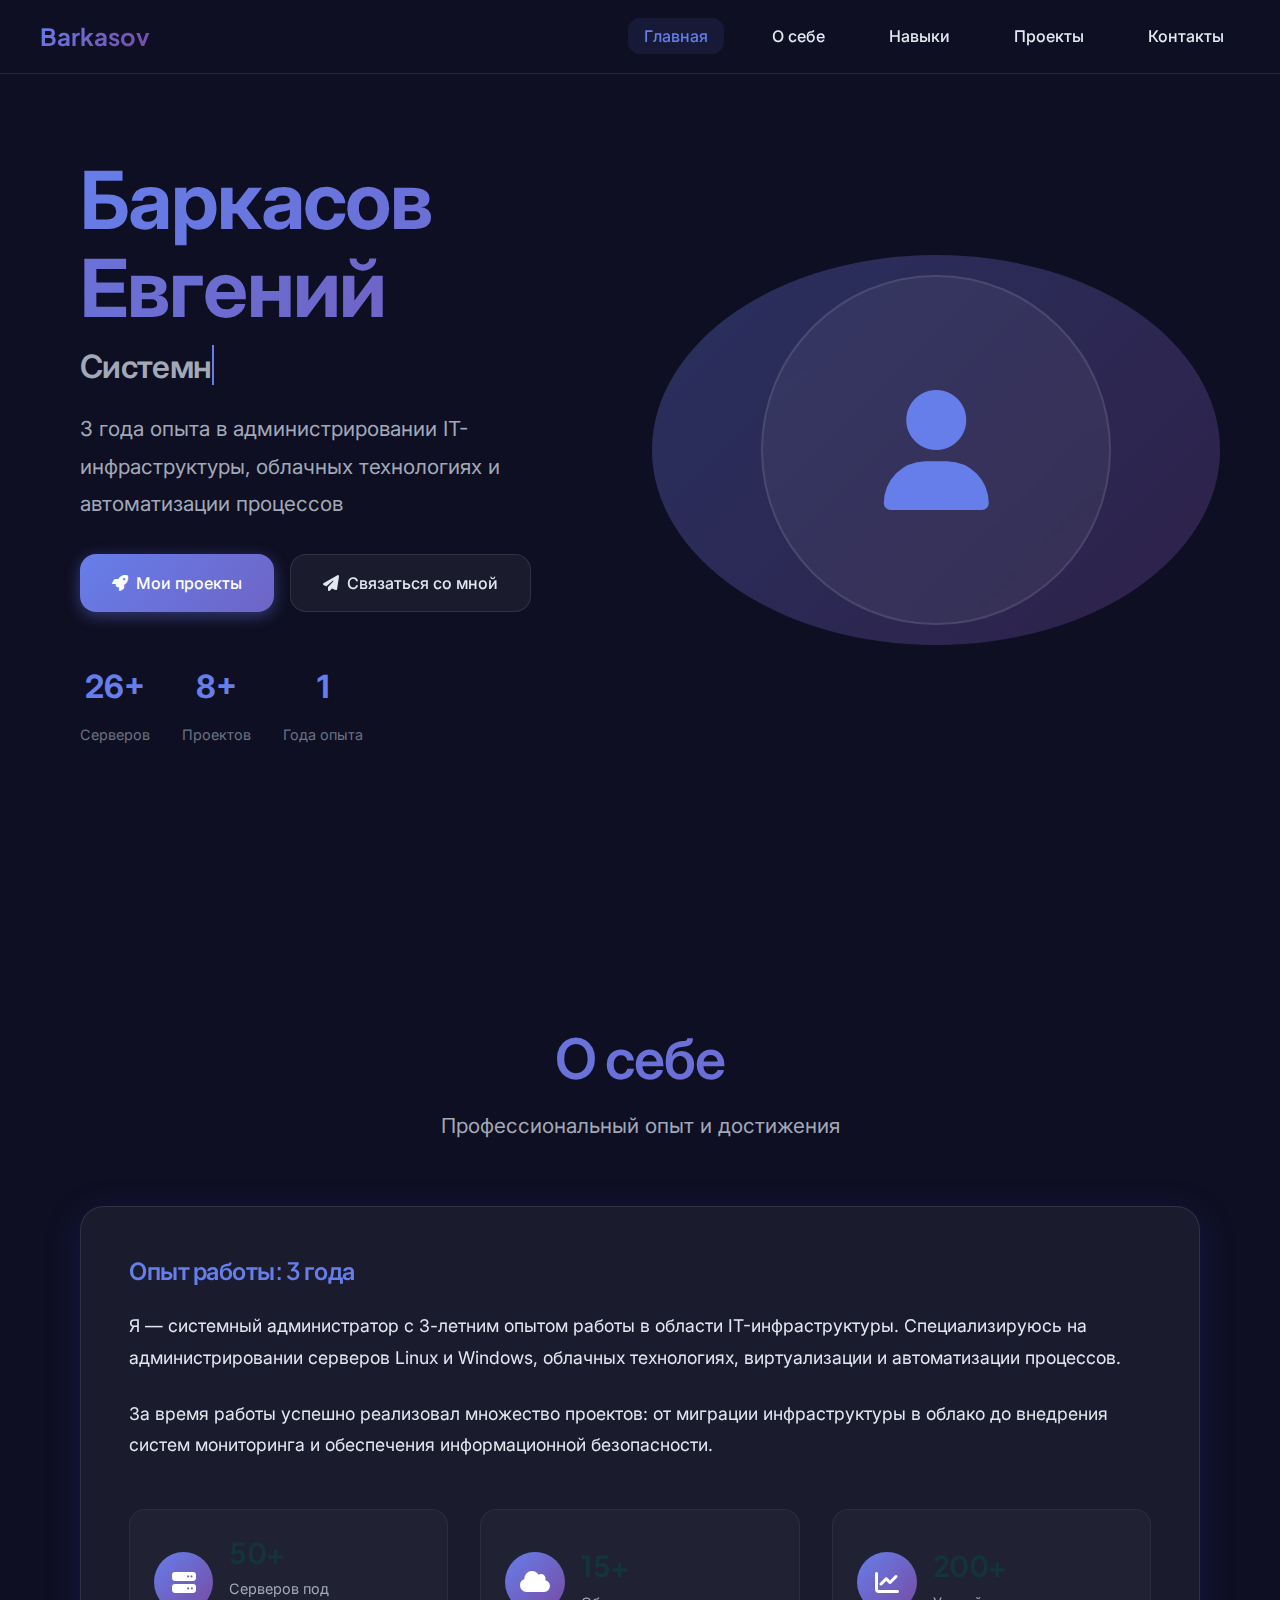
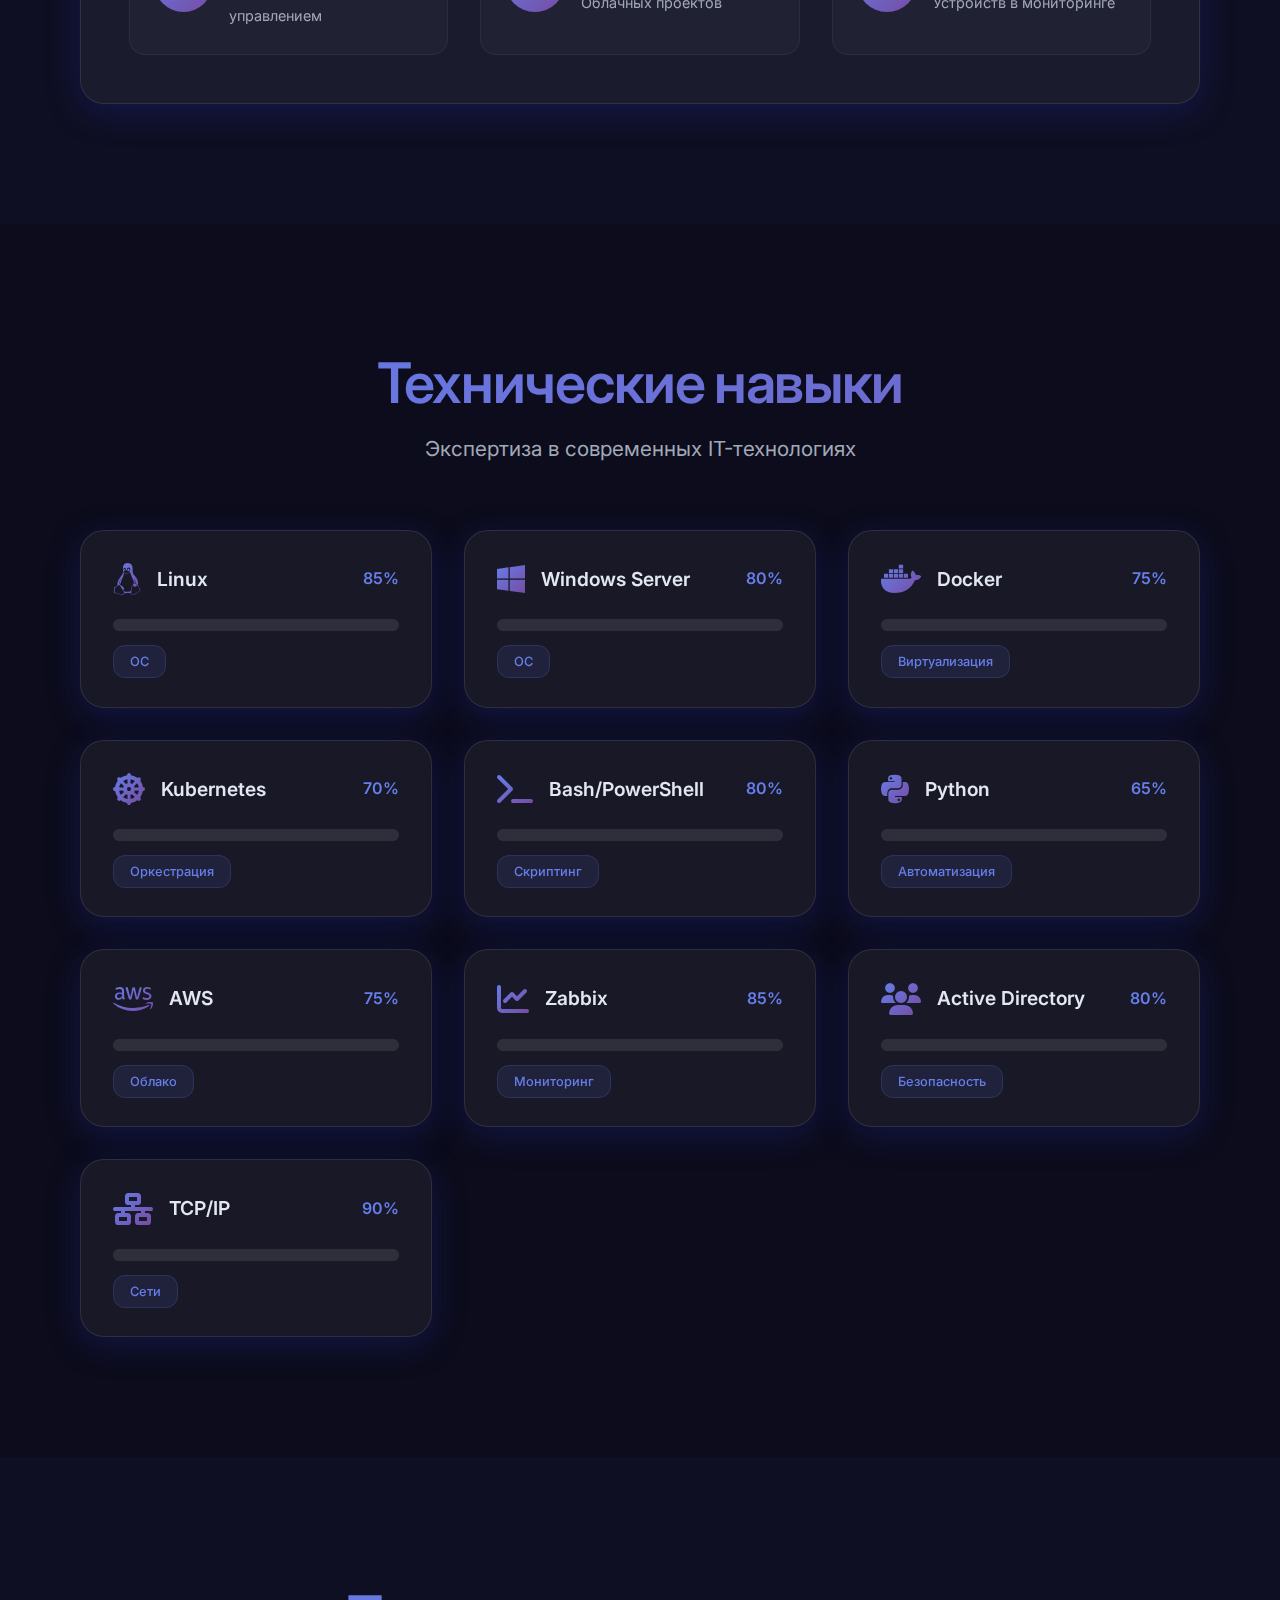
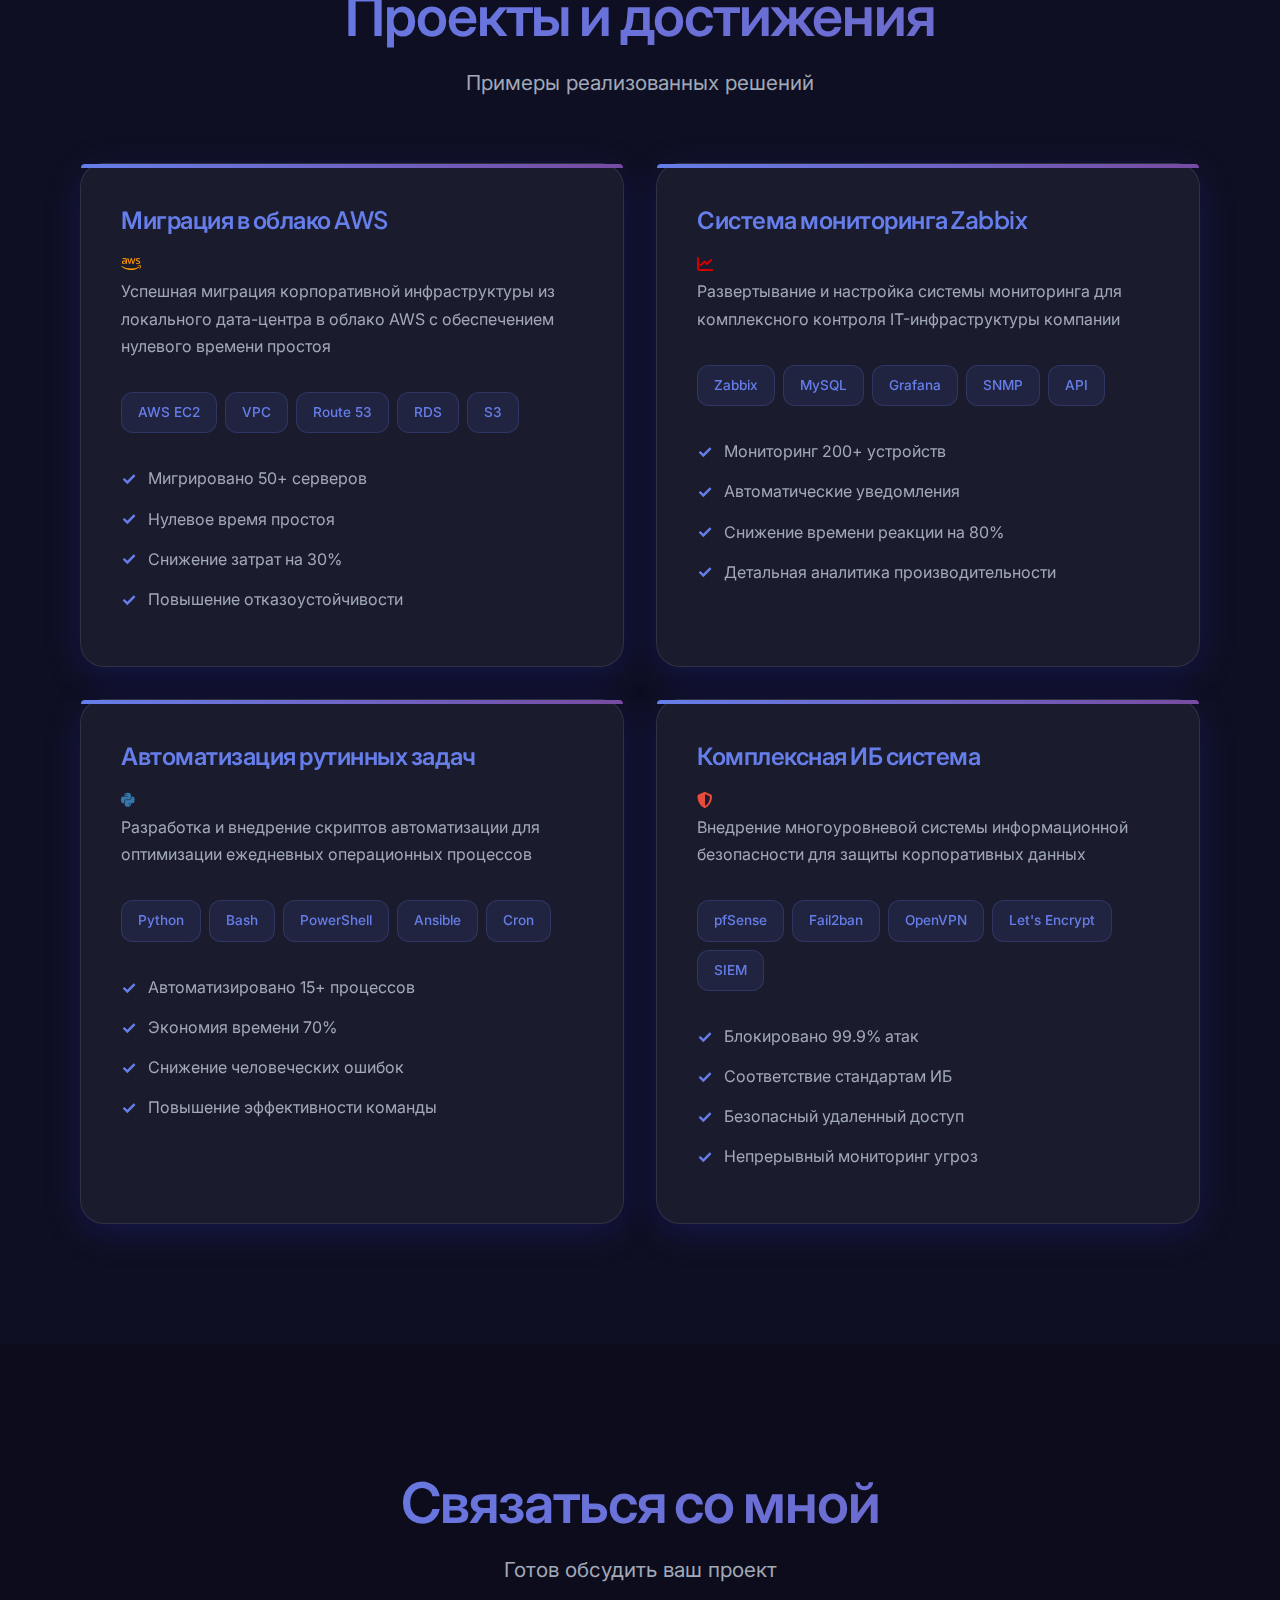
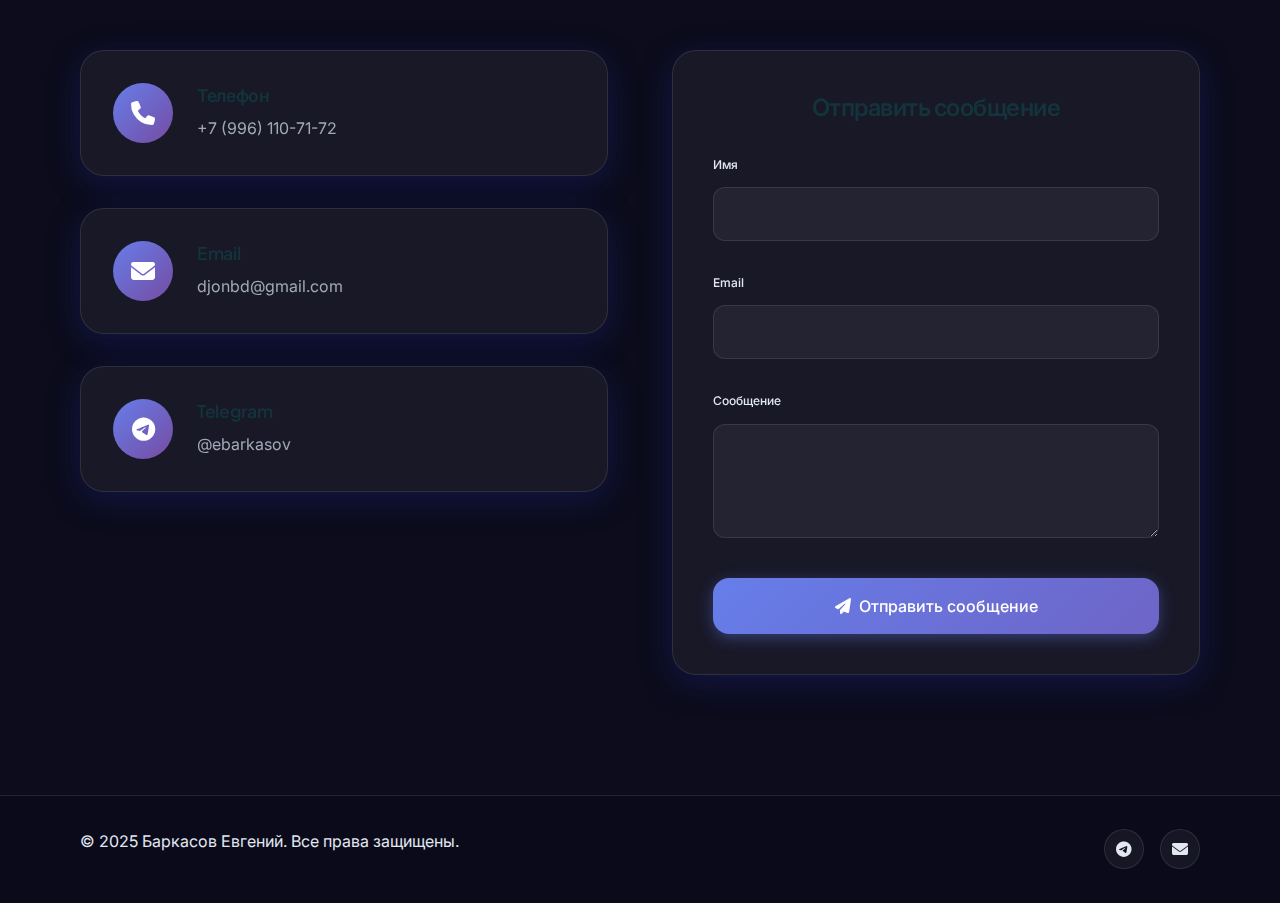
<file: index.html>
<!DOCTYPE html>
<html lang="ru">
<head>
    <meta charset="UTF-8">
    <meta name="viewport" content="width=device-width, initial-scale=1.0">
    <title>Баркасов Евгений - Системный администратор</title>
    <link rel="preconnect" href="https://fonts.googleapis.com">
    <link rel="preconnect" href="https://fonts.gstatic.com" crossorigin>
    <link href="https://fonts.googleapis.com/css2?family=Inter:wght@300;400;500;600;700&family=Plus+Jakarta+Sans:wght@300;400;500;600;700&display=swap" rel="stylesheet">
    <link rel="stylesheet" href="style.css">
    <link rel="stylesheet" href="https://cdnjs.cloudflare.com/ajax/libs/font-awesome/6.4.0/css/all.min.css">
</head>
<body>
    <!-- Animated Background -->
    <div class="animated-bg" id="animatedBg">
        <div class="particle"></div>
        <div class="particle"></div>
        <div class="particle"></div>
        <div class="particle"></div>
        <div class="particle"></div>
    </div>

    <!-- Header -->
    <header class="header">
        <nav class="nav container">
            <div class="nav-logo">
                <span class="logo-text">Barkasov</span>
            </div>
            <ul class="nav-menu" id="navMenu">
                <li><a href="#hero" class="nav-link">Главная</a></li>
                <li><a href="#about" class="nav-link">О себе</a></li>
                <li><a href="#skills" class="nav-link">Навыки</a></li>
                <li><a href="#projects" class="nav-link">Проекты</a></li>
                <li><a href="#contact" class="nav-link">Контакты</a></li>
            </ul>
            <div class="nav-toggle" id="navToggle">
                <i class="fas fa-bars"></i>
            </div>
        </nav>
    </header>

    <!-- Hero Section -->
    <section id="hero" class="hero">
        <div class="container">
            <div class="hero-content">
                <div class="hero-text">
                    <h1 class="hero-title">
                        <span class="gradient-text">Баркасов Евгений</span>
                    </h1>
                    <h2 class="hero-subtitle">
                        <span class="typing-text" id="typingText"></span>
                    </h2>
                    <p class="hero-description">3 года опыта в администрировании IT-инфраструктуры, облачных технологиях и автоматизации процессов</p>
                    <div class="hero-buttons">
                        <a href="#projects" class="btn btn--primary btn--gradient">
                            <i class="fas fa-rocket"></i>
                            Мои проекты
                        </a>
                        <a href="#contact" class="btn btn--glass">
                            <i class="fas fa-paper-plane"></i>
                            Связаться со мной
                        </a>
                    </div>
                    <div class="hero-stats">
                        <div class="stat-item">
                            <div class="stat-number">50+</div>
                            <div class="stat-label">Серверов</div>
                        </div>
                        <div class="stat-item">
                            <div class="stat-number">15+</div>
                            <div class="stat-label">Проектов</div>
                        </div>
                        <div class="stat-item">
                            <div class="stat-number">3</div>
                            <div class="stat-label">Года опыта</div>
                        </div>
                    </div>
                </div>
                <div class="hero-image">
                    <div class="profile-container">
                        <div class="profile-placeholder">
                            <i class="fas fa-user"></i>
                        </div>
                        <div class="profile-glow"></div>
                    </div>
                </div>
            </div>
        </div>
    </section>

    <!-- About Section -->
    <section id="about" class="about">
        <div class="container">
            <div class="section-header">
                <h2 class="section-title gradient-text">О себе</h2>
                <p class="section-subtitle">Профессиональный опыт и достижения</p>
            </div>
            <div class="about-content">
                <div class="glass-card about-card">
                    <div class="about-text">
                        <h3>Опыт работы: 3 года</h3>
                        <p>Я — системный администратор с 3-летним опытом работы в области IT-инфраструктуры. Специализируюсь на администрировании серверов Linux и Windows, облачных технологиях, виртуализации и автоматизации процессов.</p>
                        <p>За время работы успешно реализовал множество проектов: от миграции инфраструктуры в облако до внедрения систем мониторинга и обеспечения информационной безопасности.</p>
                    </div>
                    <div class="about-highlights">
                        <div class="highlight-item">
                            <div class="highlight-icon">
                                <i class="fas fa-server"></i>
                            </div>
                            <div class="highlight-content">
                                <h4>50+</h4>
                                <span>Серверов под управлением</span>
                            </div>
                        </div>
                        <div class="highlight-item">
                            <div class="highlight-icon">
                                <i class="fas fa-cloud"></i>
                            </div>
                            <div class="highlight-content">
                                <h4>15+</h4>
                                <span>Облачных проектов</span>
                            </div>
                        </div>
                        <div class="highlight-item">
                            <div class="highlight-icon">
                                <i class="fas fa-chart-line"></i>
                            </div>
                            <div class="highlight-content">
                                <h4>200+</h4>
                                <span>Устройств в мониторинге</span>
                            </div>
                        </div>
                    </div>
                </div>
            </div>
        </div>
    </section>

    <!-- Skills Section -->
    <section id="skills" class="skills">
        <div class="container">
            <div class="section-header">
                <h2 class="section-title gradient-text">Технические навыки</h2>
                <p class="section-subtitle">Экспертиза в современных IT-технологиях</p>
            </div>
            <div class="skills-grid" id="skillsGrid">
                <!-- Skills will be loaded by JavaScript -->
            </div>
        </div>
    </section>

    <!-- Projects Section -->
    <section id="projects" class="projects">
        <div class="container">
            <div class="section-header">
                <h2 class="section-title gradient-text">Проекты и достижения</h2>
                <p class="section-subtitle">Примеры реализованных решений</p>
            </div>
            <div class="projects-grid" id="projectsGrid">
                <!-- Projects will be loaded by JavaScript -->
            </div>
        </div>
    </section>

    <!-- Contact Section -->
    <section id="contact" class="contact">
        <div class="container">
            <div class="section-header">
                <h2 class="section-title gradient-text">Связаться со мной</h2>
                <p class="section-subtitle">Готов обсудить ваш проект</p>
            </div>
            <div class="contact-content">
                <div class="contact-info">
                    <div class="glass-card contact-item">
                        <div class="contact-icon">
                            <i class="fas fa-phone"></i>
                        </div>
                        <div class="contact-details">
                            <h4>Телефон</h4>
                            <a href="tel:+79961107172">+7 (996) 110-71-72</a>
                        </div>
                    </div>
                    <div class="glass-card contact-item">
                        <div class="contact-icon">
                            <i class="fas fa-envelope"></i>
                        </div>
                        <div class="contact-details">
                            <h4>Email</h4>
                            <a href="mailto:djonbd@gmail.com">djonbd@gmail.com</a>
                        </div>
                    </div>
                    <div class="glass-card contact-item">
                        <div class="contact-icon">
                            <i class="fab fa-telegram"></i>
                        </div>
                        <div class="contact-details">
                            <h4>Telegram</h4>
                            <a href="https://t.me/ebarkasov" target="_blank">@ebarkasov</a>
                        </div>
                    </div>
                </div>
                <div class="contact-form-container">
                    <div class="glass-card">
                        <form class="contact-form" id="contactForm">
                            <h3>Отправить сообщение</h3>
                            <div class="form-group">
                                <label for="name" class="form-label">Имя</label>
                                <input type="text" id="name" name="name" class="form-input" required>
                            </div>
                            <div class="form-group">
                                <label for="email" class="form-label">Email</label>
                                <input type="email" id="email" name="email" class="form-input" required>
                            </div>
                            <div class="form-group">
                                <label for="message" class="form-label">Сообщение</label>
                                <textarea id="message" name="message" rows="4" class="form-input" required></textarea>
                            </div>
                            <button type="submit" class="btn btn--primary btn--gradient btn--full-width">
                                <i class="fas fa-paper-plane"></i>
                                Отправить сообщение
                            </button>
                        </form>
                    </div>
                </div>
            </div>
        </div>
    </section>

    <!-- Footer -->
    <footer class="footer">
        <div class="container">
            <div class="footer-content">
                <p>&copy; 2025 Баркасов Евгений. Все права защищены.</p>
                <div class="footer-socials">
                    <a href="https://t.me/ebarkasov" target="_blank" class="social-link">
                        <i class="fab fa-telegram"></i>
                    </a>
                    <a href="mailto:djonbd@gmail.com" class="social-link">
                        <i class="fas fa-envelope"></i>
                    </a>
                </div>
            </div>
        </div>
    </footer>

    <script src="app.js"></script>
</body>
</html>
</file>
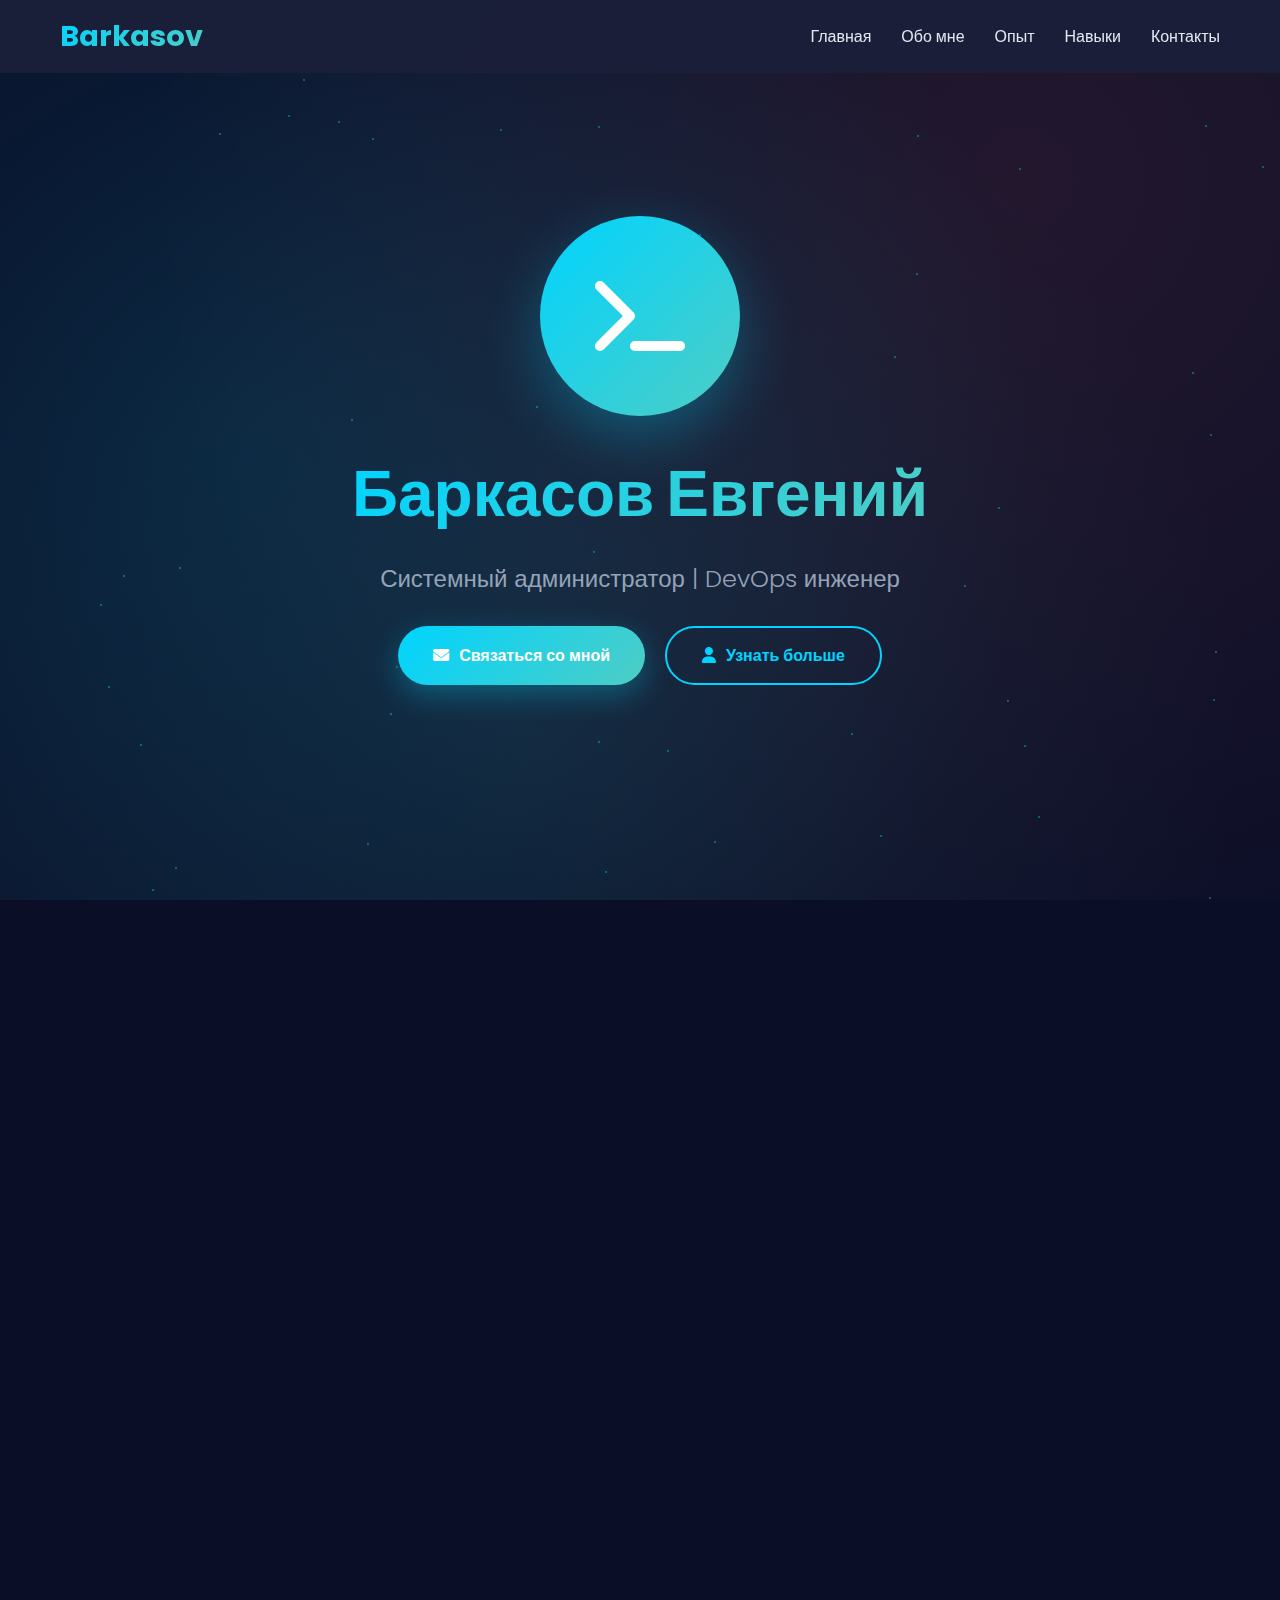
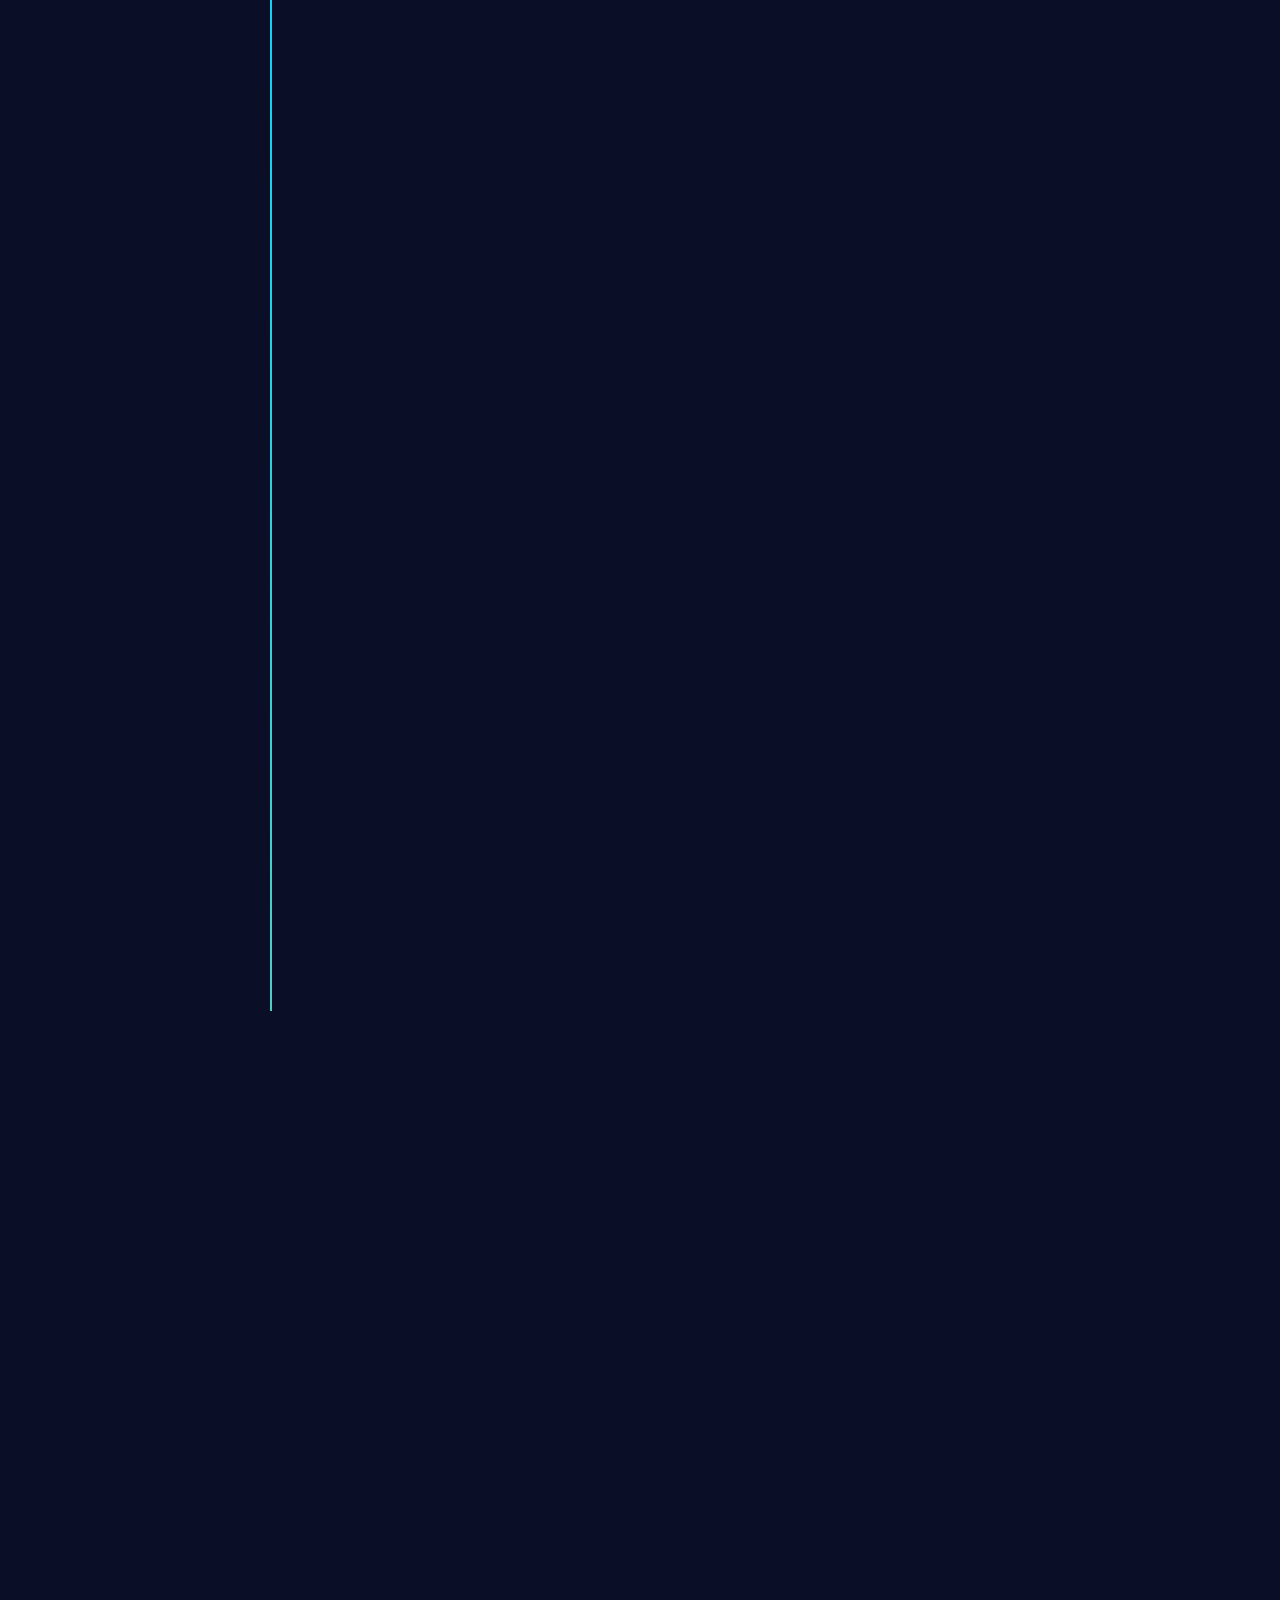
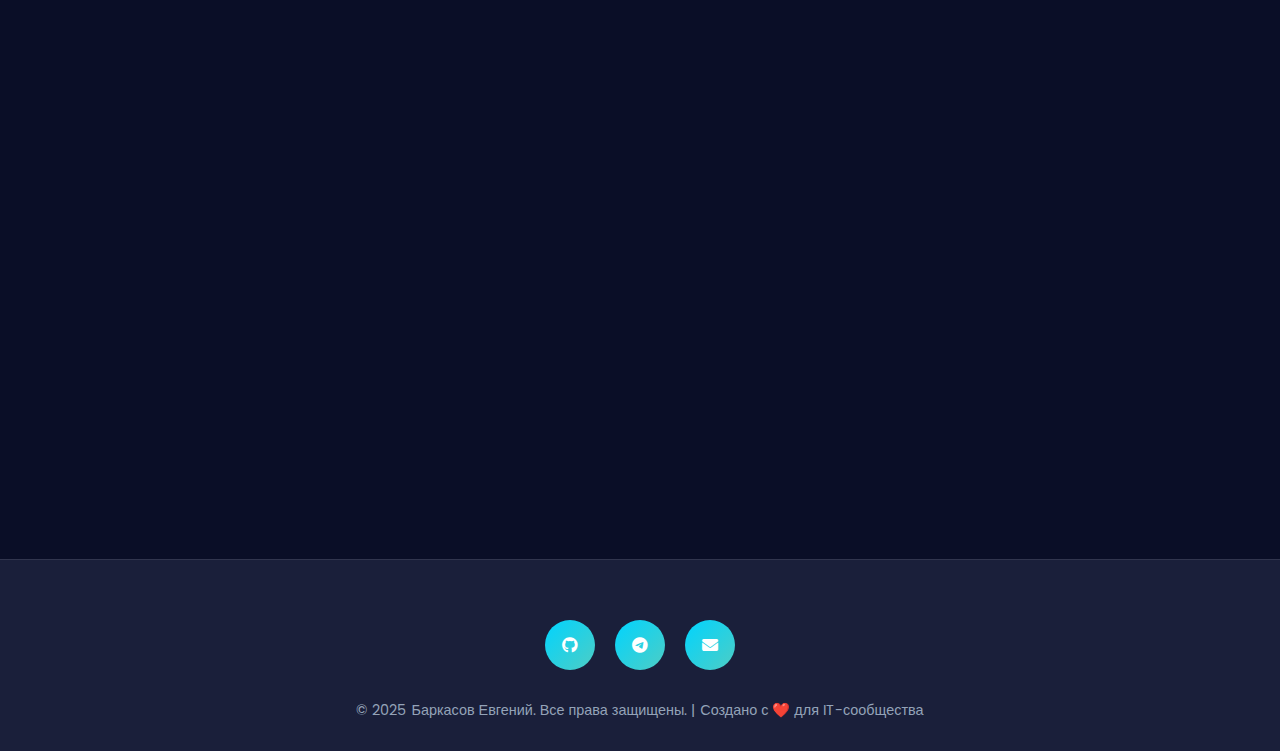
<file: index1.html>
<!DOCTYPE html>
<html lang="ru">
<head>
    <meta charset="UTF-8">
    <meta name="viewport" content="width=device-width, initial-scale=1.0">
    <title>Баркасов Евгений - Системный администратор | Портфолио</title>
    <link rel="preconnect" href="https://fonts.googleapis.com">
    <link rel="preconnect" href="https://fonts.gstatic.com" crossorigin>
    <link href="https://fonts.googleapis.com/css2?family=Poppins:wght@300;400;500;600;700;800&display=swap" rel="stylesheet">
    <link rel="stylesheet" href="https://cdnjs.cloudflare.com/ajax/libs/font-awesome/6.4.0/css/all.min.css">
    <style>
        :root {
            --primary-color: #00d4ff;
            --secondary-color: #ff6b6b;
            --accent-color: #4ecdc4;
            --dark-bg: #0a0e27;
            --dark-card: #1a1f3a;
            --text-light: #e2e8f0;
            --text-muted: #94a3b8;
            --gradient-primary: linear-gradient(135deg, #00d4ff 0%, #4ecdc4 100%);
            --gradient-secondary: linear-gradient(135deg, #ff6b6b 0%, #ffd93d 100%);
            --shadow-card: 0 10px 40px rgba(0, 212, 255, 0.1);
        }

        * {
            margin: 0;
            padding: 0;
            box-sizing: border-box;
        }

        body {
            font-family: 'Poppins', sans-serif;
            background: var(--dark-bg);
            color: var(--text-light);
            overflow-x: hidden;
        }

        /* Навигация */
        .navbar {
            position: fixed;
            top: 0;
            left: 0;
            right: 0;
            background: rgba(26, 31, 58, 0.95);
            backdrop-filter: blur(10px);
            z-index: 1000;
            padding: 15px 0;
            transition: all 0.3s ease;
        }

        .nav-container {
            max-width: 1200px;
            margin: 0 auto;
            display: flex;
            justify-content: space-between;
            align-items: center;
            padding: 0 20px;
        }

        .logo {
            font-size: 1.8rem;
            font-weight: 700;
            background: var(--gradient-primary);
            -webkit-background-clip: text;
            -webkit-text-fill-color: transparent;
            background-clip: text;
        }

        .nav-menu {
            display: flex;
            list-style: none;
            gap: 30px;
        }

        .nav-item a {
            color: var(--text-light);
            text-decoration: none;
            font-weight: 500;
            transition: color 0.3s ease;
            position: relative;
        }

        .nav-item a:hover {
            color: var(--primary-color);
        }

        .nav-item a::after {
            content: '';
            position: absolute;
            bottom: -5px;
            left: 0;
            width: 0;
            height: 2px;
            background: var(--gradient-primary);
            transition: width 0.3s ease;
        }

        .nav-item a:hover::after {
            width: 100%;
        }

        /* Главная секция */
        .hero {
            height: 100vh;
            display: flex;
            align-items: center;
            justify-content: center;
            position: relative;
            overflow: hidden;
        }

        .hero::before {
            content: '';
            position: absolute;
            top: 0;
            left: 0;
            right: 0;
            bottom: 0;
            background: 
                radial-gradient(circle at 20% 50%, rgba(0, 212, 255, 0.1) 0%, transparent 70%),
                radial-gradient(circle at 80% 20%, rgba(255, 107, 107, 0.1) 0%, transparent 70%),
                radial-gradient(circle at 40% 80%, rgba(78, 205, 196, 0.1) 0%, transparent 70%);
        }

        .hero-content {
            text-align: center;
            z-index: 2;
            max-width: 800px;
            padding: 0 20px;
        }

        .hero-avatar {
            width: 200px;
            height: 200px;
            border-radius: 50%;
            background: var(--gradient-primary);
            margin: 0 auto 30px;
            display: flex;
            align-items: center;
            justify-content: center;
            font-size: 80px;
            color: white;
            box-shadow: 0 20px 60px rgba(0, 212, 255, 0.3);
            animation: float 6s ease-in-out infinite;
        }

        @keyframes float {
            0%, 100% { transform: translateY(0px); }
            50% { transform: translateY(-20px); }
        }

        .hero h1 {
            font-size: 4rem;
            font-weight: 800;
            margin-bottom: 20px;
            background: var(--gradient-primary);
            -webkit-background-clip: text;
            -webkit-text-fill-color: transparent;
            background-clip: text;
        }

        .hero .subtitle {
            font-size: 1.5rem;
            color: var(--text-muted);
            margin-bottom: 30px;
            font-weight: 300;
        }

        .hero-buttons {
            display: flex;
            gap: 20px;
            justify-content: center;
            flex-wrap: wrap;
        }

        .btn {
            padding: 15px 35px;
            border: none;
            border-radius: 50px;
            font-weight: 600;
            text-decoration: none;
            transition: all 0.3s ease;
            cursor: pointer;
            font-size: 1rem;
            display: inline-flex;
            align-items: center;
            gap: 10px;
        }

        .btn-primary {
            background: var(--gradient-primary);
            color: white;
            box-shadow: 0 10px 30px rgba(0, 212, 255, 0.3);
        }

        .btn-outline {
            background: transparent;
            color: var(--primary-color);
            border: 2px solid var(--primary-color);
        }

        .btn:hover {
            transform: translateY(-3px);
        }

        /* Секции */
        .section {
            padding: 100px 0;
        }

        .container {
            max-width: 1200px;
            margin: 0 auto;
            padding: 0 20px;
        }

        .section-header {
            text-align: center;
            margin-bottom: 80px;
        }

        .section-title {
            font-size: 3rem;
            font-weight: 700;
            margin-bottom: 20px;
            background: var(--gradient-primary);
            -webkit-background-clip: text;
            -webkit-text-fill-color: transparent;
            background-clip: text;
        }

        .section-subtitle {
            font-size: 1.2rem;
            color: var(--text-muted);
            max-width: 600px;
            margin: 0 auto;
        }

        /* Карточки */
        .cards-grid {
            display: grid;
            grid-template-columns: repeat(auto-fit, minmax(320px, 1fr));
            gap: 30px;
            margin-top: 60px;
        }

        .card {
            background: var(--dark-card);
            border-radius: 20px;
            padding: 40px 30px;
            border: 1px solid rgba(255, 255, 255, 0.1);
            transition: all 0.3s ease;
            position: relative;
            overflow: hidden;
        }

        .card::before {
            content: '';
            position: absolute;
            top: 0;
            left: 0;
            right: 0;
            height: 4px;
            background: var(--gradient-primary);
            transform: scaleX(0);
            transition: transform 0.3s ease;
        }

        .card:hover {
            transform: translateY(-10px);
            box-shadow: var(--shadow-card);
            border-color: rgba(0, 212, 255, 0.3);
        }

        .card:hover::before {
            transform: scaleX(1);
        }

        .card-icon {
            width: 60px;
            height: 60px;
            border-radius: 15px;
            background: var(--gradient-primary);
            display: flex;
            align-items: center;
            justify-content: center;
            font-size: 24px;
            color: white;
            margin-bottom: 25px;
        }

        .card h3 {
            font-size: 1.5rem;
            font-weight: 600;
            margin-bottom: 15px;
        }

        .card p {
            color: var(--text-muted);
            line-height: 1.7;
        }

        /* Статистика */
        .stats-grid {
            display: grid;
            grid-template-columns: repeat(auto-fit, minmax(200px, 1fr));
            gap: 30px;
            margin: 60px 0;
        }

        .stat-item {
            text-align: center;
            padding: 30px;
            border-radius: 20px;
            background: var(--dark-card);
            border: 1px solid rgba(255, 255, 255, 0.1);
        }

        .stat-number {
            font-size: 3rem;
            font-weight: 800;
            background: var(--gradient-primary);
            -webkit-background-clip: text;
            -webkit-text-fill-color: transparent;
            background-clip: text;
            margin-bottom: 10px;
        }

        .stat-label {
            color: var(--text-muted);
            font-weight: 500;
        }

        /* Опыт работы */
        .experience-timeline {
            position: relative;
            max-width: 800px;
            margin: 0 auto;
        }

        .experience-timeline::before {
            content: '';
            position: absolute;
            left: 30px;
            top: 0;
            bottom: 0;
            width: 2px;
            background: var(--gradient-primary);
        }

        .timeline-item {
            margin-bottom: 50px;
            position: relative;
            padding-left: 80px;
        }

        .timeline-dot {
            position: absolute;
            left: 20px;
            top: 0;
            width: 20px;
            height: 20px;
            border-radius: 50%;
            background: var(--primary-color);
            box-shadow: 0 0 20px rgba(0, 212, 255, 0.5);
        }

        .timeline-content {
            background: var(--dark-card);
            padding: 30px;
            border-radius: 20px;
            border: 1px solid rgba(255, 255, 255, 0.1);
        }

        .timeline-header {
            display: flex;
            justify-content: space-between;
            align-items: flex-start;
            margin-bottom: 20px;
            flex-wrap: wrap;
            gap: 15px;
        }

        .job-title {
            font-size: 1.5rem;
            font-weight: 600;
            margin-bottom: 5px;
        }

        .company {
            color: var(--primary-color);
            font-weight: 500;
        }

        .period-badge {
            background: var(--gradient-primary);
            color: white;
            padding: 8px 20px;
            border-radius: 20px;
            font-size: 0.9rem;
            font-weight: 600;
        }

        .timeline-description {
            color: var(--text-muted);
            line-height: 1.7;
            margin-bottom: 20px;
        }

        .achievements {
            list-style: none;
            display: grid;
            gap: 10px;
        }

        .achievements li {
            display: flex;
            align-items: flex-start;
            gap: 12px;
            color: var(--text-muted);
        }

        .achievements li::before {
            content: '✦';
            color: var(--accent-color);
            font-weight: bold;
            margin-top: 2px;
        }

        /* Навыки */
        .skills-container {
            display: grid;
            grid-template-columns: repeat(auto-fit, minmax(300px, 1fr));
            gap: 40px;
        }

        .skill-category {
            background: var(--dark-card);
            padding: 40px 30px;
            border-radius: 20px;
            border: 1px solid rgba(255, 255, 255, 0.1);
            transition: all 0.3s ease;
        }

        .skill-category:hover {
            border-color: rgba(0, 212, 255, 0.3);
            box-shadow: var(--shadow-card);
        }

        .skill-header {
            display: flex;
            align-items: center;
            gap: 15px;
            margin-bottom: 25px;
        }

        .skill-header i {
            width: 50px;
            height: 50px;
            background: var(--gradient-primary);
            border-radius: 12px;
            display: flex;
            align-items: center;
            justify-content: center;
            font-size: 20px;
            color: white;
        }

        .skill-header h3 {
            font-size: 1.3rem;
            font-weight: 600;
        }

        .skill-items {
            display: flex;
            flex-wrap: wrap;
            gap: 12px;
        }

        .skill-tag {
            background: rgba(0, 212, 255, 0.1);
            color: var(--primary-color);
            padding: 8px 16px;
            border-radius: 25px;
            font-size: 0.9rem;
            font-weight: 500;
            border: 1px solid rgba(0, 212, 255, 0.2);
            transition: all 0.3s ease;
        }

        .skill-tag:hover {
            background: rgba(0, 212, 255, 0.2);
            transform: translateY(-2px);
        }

        /* Контакты */
        .contact-grid {
            display: grid;
            grid-template-columns: repeat(auto-fit, minmax(280px, 1fr));
            gap: 30px;
            max-width: 900px;
            margin: 0 auto;
        }

        .contact-card {
            background: var(--dark-card);
            padding: 40px 30px;
            border-radius: 20px;
            text-align: center;
            border: 1px solid rgba(255, 255, 255, 0.1);
            transition: all 0.3s ease;
        }

        .contact-card:hover {
            transform: translateY(-10px);
            box-shadow: var(--shadow-card);
            border-color: rgba(0, 212, 255, 0.3);
        }

        .contact-icon {
            width: 70px;
            height: 70px;
            background: var(--gradient-primary);
            border-radius: 50%;
            display: flex;
            align-items: center;
            justify-content: center;
            margin: 0 auto 25px;
            font-size: 28px;
            color: white;
        }

        .contact-card h3 {
            font-size: 1.3rem;
            font-weight: 600;
            margin-bottom: 10px;
        }

        .contact-card p {
            color: var(--text-muted);
            font-weight: 500;
        }

        /* Футер */
        .footer {
            background: var(--dark-card);
            padding: 60px 0 30px;
            border-top: 1px solid rgba(255, 255, 255, 0.1);
            margin-top: 100px;
        }

        .footer-content {
            text-align: center;
        }

        .footer-social {
            display: flex;
            justify-content: center;
            gap: 20px;
            margin-bottom: 30px;
        }

        .social-link {
            width: 50px;
            height: 50px;
            background: var(--gradient-primary);
            border-radius: 50%;
            display: flex;
            align-items: center;
            justify-content: center;
            color: white;
            text-decoration: none;
            transition: all 0.3s ease;
        }

        .social-link:hover {
            transform: translateY(-5px);
            box-shadow: 0 10px 25px rgba(0, 212, 255, 0.3);
        }

        .footer p {
            color: var(--text-muted);
            font-size: 0.9rem;
        }

        /* Скролл к верху */
        .scroll-top {
            position: fixed;
            bottom: 30px;
            right: 30px;
            width: 55px;
            height: 55px;
            background: var(--gradient-primary);
            border-radius: 50%;
            display: flex;
            align-items: center;
            justify-content: center;
            color: white;
            cursor: pointer;
            opacity: 0;
            visibility: hidden;
            transition: all 0.3s ease;
            z-index: 1000;
            box-shadow: 0 10px 25px rgba(0, 212, 255, 0.3);
        }

        .scroll-top.show {
            opacity: 1;
            visibility: visible;
        }

        .scroll-top:hover {
            transform: translateY(-5px);
        }

        /* Мобильные устройства */
        .mobile-toggle {
            display: none;
            flex-direction: column;
            cursor: pointer;
            gap: 4px;
        }

        .mobile-toggle span {
            width: 25px;
            height: 3px;
            background: var(--text-light);
            transition: all 0.3s ease;
        }

        @media (max-width: 768px) {
            .mobile-toggle {
                display: flex;
            }

            .nav-menu {
                position: fixed;
                top: 70px;
                left: -100%;
                width: 100%;
                height: calc(100vh - 70px);
                background: var(--dark-card);
                flex-direction: column;
                justify-content: flex-start;
                align-items: center;
                padding-top: 50px;
                transition: left 0.3s ease;
            }

            .nav-menu.active {
                left: 0;
            }

            .hero h1 {
                font-size: 2.5rem;
            }

            .section-title {
                font-size: 2rem;
            }

            .timeline-item {
                padding-left: 60px;
            }

            .timeline-dot {
                left: 10px;
            }

            .timeline-header {
                flex-direction: column;
                align-items: flex-start;
            }

            .hero-buttons {
                flex-direction: column;
                align-items: center;
            }
        }

        /* Анимации */
        .fade-in {
            opacity: 0;
            transform: translateY(30px);
            transition: all 0.8s ease;
        }

        .fade-in.visible {
            opacity: 1;
            transform: translateY(0);
        }

        .slide-in-left {
            opacity: 0;
            transform: translateX(-50px);
            transition: all 0.8s ease;
        }

        .slide-in-left.visible {
            opacity: 1;
            transform: translateX(0);
        }

        .slide-in-right {
            opacity: 0;
            transform: translateX(50px);
            transition: all 0.8s ease;
        }

        .slide-in-right.visible {
            opacity: 1;
            transform: translateX(0);
        }
    </style>
</head>
<body>
    <!-- Навигация -->
    <nav class="navbar">
        <div class="nav-container">
            <div class="logo">Barkasov</div>
            <ul class="nav-menu">
                <li class="nav-item"><a href="#home">Главная</a></li>
                <li class="nav-item"><a href="#about">Обо мне</a></li>
                <li class="nav-item"><a href="#experience">Опыт</a></li>
                <li class="nav-item"><a href="#skills">Навыки</a></li>
                <li class="nav-item"><a href="#contact">Контакты</a></li>
            </ul>
            <div class="mobile-toggle">
                <span></span>
                <span></span>
                <span></span>
            </div>
        </div>
    </nav>

    <!-- Главная секция -->
    <section id="home" class="hero">
        <div class="hero-content">
            <div class="hero-avatar">
                <i class="fas fa-terminal"></i>
            </div>
            <h1>Баркасов Евгений</h1>
            <p class="subtitle">Системный администратор | DevOps инженер</p>
            <div class="hero-buttons">
                <a href="#contact" class="btn btn-primary">
                    <i class="fas fa-envelope"></i>
                    Связаться со мной
                </a>
                <a href="#about" class="btn btn-outline">
                    <i class="fas fa-user"></i>
                    Узнать больше
                </a>
            </div>
        </div>
    </section>

    <!-- Статистика -->
    <section class="section">
        <div class="container">
            <div class="stats-grid fade-in">
                <div class="stat-item">
                    <div class="stat-number">3+</div>
                    <div class="stat-label">Года опыта</div>
                </div>
                <div class="stat-item">
                    <div class="stat-number">150+</div>
                    <div class="stat-label">Проектов завершено</div>
                </div>
                <div class="stat-item">
                    <div class="stat-number">99.9%</div>
                    <div class="stat-label">Время безотказной работы</div>
                </div>
                <div class="stat-item">
                    <div class="stat-number">24/7</div>
                    <div class="stat-label">Техподдержка</div>
                </div>
            </div>
        </div>
    </section>

    <!-- Обо мне -->
    <section id="about" class="section">
        <div class="container">
            <div class="section-header fade-in">
                <h2 class="section-title">Обо мне</h2>
                <p class="section-subtitle">Профессиональный системный администратор с экспертизой в области IT-инфраструктуры и автоматизации</p>
            </div>

            <div class="cards-grid">
                <div class="card fade-in">
                    <div class="card-icon">
                        <i class="fas fa-server"></i>
                    </div>
                    <h3>Серверное администрирование</h3>
                    <p>Глубокий опыт в настройке и поддержке серверных систем Windows Server и Linux. Специализируюсь на оптимизации производительности и обеспечении высокой доступности.</p>
                </div>

                <div class="card fade-in">
                    <div class="card-icon">
                        <i class="fas fa-network-wired"></i>
                    </div>
                    <h3>Сетевые технологии</h3>
                    <p>Проектирование и администрирование корпоративных сетей. Настройка маршрутизаторов, коммутаторов, файрволов и VPN-соединений для обеспечения безопасности.</p>
                </div>

                <div class="card fade-in">
                    <div class="card-icon">
                        <i class="fas fa-cloud"></i>
                    </div>
                    <h3>Облачные решения</h3>
                    <p>Миграция инфраструктуры в облако, работа с AWS, Azure, Google Cloud. Настройка гибридных облачных решений и контейнеризация приложений.</p>
                </div>

                <div class="card fade-in">
                    <div class="card-icon">
                        <i class="fas fa-shield-alt"></i>
                    </div>
                    <h3>Информационная безопасность</h3>
                    <p>Реализация политик безопасности, настройка систем мониторинга, создание резервных копий и планов аварийного восстановления.</p>
                </div>

                <div class="card fade-in">
                    <div class="card-icon">
                        <i class="fas fa-robot"></i>
                    </div>
                    <h3>Автоматизация процессов</h3>
                    <p>Создание скриптов для автоматизации рутинных задач. Использование Ansible, PowerShell, Bash для повышения эффективности IT-процессов.</p>
                </div>

                <div class="card fade-in">
                    <div class="card-icon">
                        <i class="fas fa-users"></i>
                    </div>
                    <h3>Техническая поддержка</h3>
                    <p>Обеспечение качественной технической поддержки пользователей, быстрое решение инцидентов и проактивное предотвращение проблем.</p>
                </div>
            </div>
        </div>
    </section>

    <!-- Опыт работы -->
    <section id="experience" class="section">
        <div class="container">
            <div class="section-header fade-in">
                <h2 class="section-title">Опыт работы</h2>
                <p class="section-subtitle">Профессиональный путь в сфере системного администрирования</p>
            </div>

            <div class="experience-timeline">
                <div class="timeline-item slide-in-left">
                    <div class="timeline-dot"></div>
                    <div class="timeline-content">
                        <div class="timeline-header">
                            <div>
                                <h3 class="job-title">Ведущий системный администратор</h3>
                                <p class="company">ООО "ТехноСервис"</p>
                            </div>
                            <div class="period-badge">2023 - н.в.</div>
                        </div>
                        <p class="timeline-description">
                            Руководство IT-инфраструктурой компании, управление командой из 3 специалистов, внедрение современных решений для повышения эффективности бизнеса.
                        </p>
                        <ul class="achievements">
                            <li>Успешная миграция 80% серверной инфраструктуры в облако AWS</li>
                            <li>Внедрение системы мониторинга Zabbix с сокращением времени реагирования на 60%</li>
                            <li>Автоматизация процессов развертывания с помощью Ansible и Docker</li>
                            <li>Разработка политик безопасности и план аварийного восстановления</li>
                            <li>Обеспечение 99.8% времени безотказной работы критически важных систем</li>
                        </ul>
                    </div>
                </div>

                <div class="timeline-item slide-in-right">
                    <div class="timeline-dot"></div>
                    <div class="timeline-content">
                        <div class="timeline-header">
                            <div>
                                <h3 class="job-title">Системный администратор</h3>
                                <p class="company">АО "ИнфоТех"</p>
                            </div>
                            <div class="period-badge">2022 - 2023</div>
                        </div>
                        <p class="timeline-description">
                            Администрирование корпоративной IT-инфраструктуры с более чем 100 рабочими местами, обеспечение стабильной работы всех систем и сервисов.
                        </p>
                        <ul class="achievements">
                            <li>Настройка и поддержка домена Active Directory для 150+ пользователей</li>
                            <li>Администрирование почтового сервера Exchange Server 2019</li>
                            <li>Внедрение системы резервного копирования Veeam Backup</li>
                            <li>Настройка VPN-соединений для удаленной работы сотрудников</li>
                            <li>Техническая поддержка пользователей и обучение новых сотрудников</li>
                        </ul>
                    </div>
                </div>

                <div class="timeline-item slide-in-left">
                    <div class="timeline-dot"></div>
                    <div class="timeline-content">
                        <div class="timeline-header">
                            <div>
                                <h3 class="job-title">Младший системный администратор</h3>
                                <p class="company">ИП "КомпьютерСервис"</p>
                            </div>
                            <div class="period-badge">2021 - 2022</div>
                        </div>
                        <p class="timeline-description">
                            Начало карьеры в IT, изучение основ системного администрирования, работа с различными операционными системами и сетевым оборудованием.
                        </p>
                        <ul class="achievements">
                            <li>Установка и настройка рабочих станций на Windows 10/11</li>
                            <li>Администрирование файлового сервера на Linux Ubuntu</li>
                            <li>Настройка сетевого оборудования D-Link и TP-Link</li>
                            <li>Создание и ведение технической документации</li>
                            <li>Решение инцидентов 1-го и 2-го уровня</li>
                        </ul>
                    </div>
                </div>
            </div>
        </div>
    </section>

    <!-- Навыки -->
    <section id="skills" class="section">
        <div class="container">
            <div class="section-header fade-in">
                <h2 class="section-title">Технические навыки</h2>
                <p class="section-subtitle">Экспертиза в современных IT-технологиях и инструментах</p>
            </div>

            <div class="skills-container">
                <div class="skill-category fade-in">
                    <div class="skill-header">
                        <i class="fab fa-windows"></i>
                        <h3>Операционные системы</h3>
                    </div>
                    <div class="skill-items">
                        <span class="skill-tag">Windows Server 2019/2022</span>
                        <span class="skill-tag">Windows 10/11</span>
                        <span class="skill-tag">Ubuntu Server</span>
                        <span class="skill-tag">CentOS/RHEL</span>
                        <span class="skill-tag">Debian</span>
                        <span class="skill-tag">macOS</span>
                    </div>
                </div>

                <div class="skill-category fade-in">
                    <div class="skill-header">
                        <i class="fas fa-network-wired"></i>
                        <h3>Сетевые технологии</h3>
                    </div>
                    <div class="skill-items">
                        <span class="skill-tag">TCP/IP</span>
                        <span class="skill-tag">DNS/DHCP</span>
                        <span class="skill-tag">VPN (OpenVPN, IPSec)</span>
                        <span class="skill-tag">VLAN</span>
                        <span class="skill-tag">Cisco IOS</span>
                        <span class="skill-tag">pfSense</span>
                        <span class="skill-tag">Load Balancing</span>
                    </div>
                </div>

                <div class="skill-category fade-in">
                    <div class="skill-header">
                        <i class="fas fa-cloud"></i>
                        <h3>Облачные платформы</h3>
                    </div>
                    <div class="skill-items">
                        <span class="skill-tag">Amazon AWS</span>
                        <span class="skill-tag">Microsoft Azure</span>
                        <span class="skill-tag">Google Cloud</span>
                        <span class="skill-tag">VMware vSphere</span>
                        <span class="skill-tag">Hyper-V</span>
                        <span class="skill-tag">Proxmox</span>
                    </div>
                </div>

                <div class="skill-category fade-in">
                    <div class="skill-header">
                        <i class="fas fa-database"></i>
                        <h3>Базы данных</h3>
                    </div>
                    <div class="skill-items">
                        <span class="skill-tag">Microsoft SQL Server</span>
                        <span class="skill-tag">MySQL/MariaDB</span>
                        <span class="skill-tag">PostgreSQL</span>
                        <span class="skill-tag">MongoDB</span>
                        <span class="skill-tag">Redis</span>
                        <span class="skill-tag">Oracle DB</span>
                    </div>
                </div>

                <div class="skill-category fade-in">
                    <div class="skill-header">
                        <i class="fas fa-tools"></i>
                        <h3>DevOps инструменты</h3>
                    </div>
                    <div class="skill-items">
                        <span class="skill-tag">Docker</span>
                        <span class="skill-tag">Kubernetes</span>
                        <span class="skill-tag">Ansible</span>
                        <span class="skill-tag">Terraform</span>
                        <span class="skill-tag">Jenkins</span>
                        <span class="skill-tag">GitLab CI/CD</span>
                        <span class="skill-tag">Prometheus</span>
                    </div>
                </div>

                <div class="skill-category fade-in">
                    <div class="skill-header">
                        <i class="fas fa-code"></i>
                        <h3>Скриптинг и программирование</h3>
                    </div>
                    <div class="skill-items">
                        <span class="skill-tag">PowerShell</span>
                        <span class="skill-tag">Bash</span>
                        <span class="skill-tag">Python</span>
                        <span class="skill-tag">JavaScript</span>
                        <span class="skill-tag">SQL</span>
                        <span class="skill-tag">YAML</span>
                        <span class="skill-tag">JSON</span>
                    </div>
                </div>

                <div class="skill-category fade-in">
                    <div class="skill-header">
                        <i class="fas fa-chart-line"></i>
                        <h3>Мониторинг и безопасность</h3>
                    </div>
                    <div class="skill-items">
                        <span class="skill-tag">Zabbix</span>
                        <span class="skill-tag">Nagios</span>
                        <span class="skill-tag">PRTG</span>
                        <span class="skill-tag">Grafana</span>
                        <span class="skill-tag">ELK Stack</span>
                        <span class="skill-tag">Splunk</span>
                        <span class="skill-tag">Wireshark</span>
                    </div>
                </div>

                <div class="skill-category fade-in">
                    <div class="skill-header">
                        <i class="fas fa-shield-alt"></i>
                        <h3>Информационная безопасность</h3>
                    </div>
                    <div class="skill-items">
                        <span class="skill-tag">Active Directory</span>
                        <span class="skill-tag">Group Policy</span>
                        <span class="skill-tag">SSL/TLS</span>
                        <span class="skill-tag">Veeam Backup</span>
                        <span class="skill-tag">Kaspersky</span>
                        <span class="skill-tag">ESET</span>
                        <span class="skill-tag">Firewall Rules</span>
                    </div>
                </div>
            </div>
        </div>
    </section>

    <!-- Контакты -->
    <section id="contact" class="section">
        <div class="container">
            <div class="section-header fade-in">
                <h2 class="section-title">Контакты</h2>
                <p class="section-subtitle">Готов обсудить ваши IT-проекты и предложить эффективные решения</p>
            </div>

            <div class="contact-grid">
                <div class="contact-card fade-in">
                    <div class="contact-icon">
                        <i class="fas fa-envelope"></i>
                    </div>
                    <h3>Email</h3>
                    <p>djonbd@gmail.com</p>
                </div>

                <div class="contact-card fade-in">
                    <div class="contact-icon">
                        <i class="fas fa-phone"></i>
                    </div>
                    <h3>Телефон</h3>
                    <p>+7 996 110 71 72</p>
                </div>

                <div class="contact-card fade-in">
                    <div class="contact-icon">
                        <i class="fab fa-telegram"></i>
                    </div>
                    <h3>Telegram</h3>
                    <p>@ebarkasov</p>
                </div>

                <div class="contact-card fade-in">
                    <div class="contact-icon">
                        <i class="fas fa-map-marker-alt"></i>
                    </div>
                    <h3>Местоположение</h3>
                    <p>Москва, Россия</p>
                </div>
            </div>
        </div>
    </section>

    <!-- Футер -->
    <footer class="footer">
        <div class="container">
            <div class="footer-content">
                <div class="footer-social">
                    <a href="#" class="social-link">
                        <i class="fab fa-github"></i>
                    </a>
                    <a href="#" class="social-link">
                        <i class="fab fa-telegram"></i>
                    </a>
                    <a href="#" class="social-link">
                        <i class="fas fa-envelope"></i>
                    </a>
                </div>
                <p>&copy; 2025 Баркасов Евгений. Все права защищены. | Создано с ❤️ для IT-сообщества</p>
            </div>
        </div>
    </footer>

    <!-- Кнопка прокрутки вверх -->
    <div class="scroll-top">
        <i class="fas fa-chevron-up"></i>
    </div>

    <script>
        // Мобильное меню
        const mobileToggle = document.querySelector('.mobile-toggle');
        const navMenu = document.querySelector('.nav-menu');

        mobileToggle.addEventListener('click', () => {
            navMenu.classList.toggle('active');
        });

        // Плавная прокрутка
        document.querySelectorAll('a[href^="#"]').forEach(anchor => {
            anchor.addEventListener('click', function (e) {
                e.preventDefault();
                const target = document.querySelector(this.getAttribute('href'));
                if (target) {
                    target.scrollIntoView({
                        behavior: 'smooth',
                        block: 'start'
                    });
                    navMenu.classList.remove('active');
                }
            });
        });

        // Анимация появления элементов
        const observerOptions = {
            threshold: 0.1,
            rootMargin: '0px 0px -50px 0px'
        };

        const observer = new IntersectionObserver(entries => {
            entries.forEach(entry => {
                if (entry.isIntersecting) {
                    entry.target.classList.add('visible');
                }
            });
        }, observerOptions);

        document.querySelectorAll('.fade-in, .slide-in-left, .slide-in-right').forEach(el => {
            observer.observe(el);
        });

        // Активная навигация
        const sections = document.querySelectorAll('section[id]');
        const navLinks = document.querySelectorAll('.nav-item a');

        window.addEventListener('scroll', () => {
            const scrollY = window.pageYOffset;
            
            sections.forEach(section => {
                const sectionHeight = section.offsetHeight;
                const sectionTop = section.offsetTop - 100;
                const sectionId = section.getAttribute('id');
                
                if (scrollY > sectionTop && scrollY <= sectionTop + sectionHeight) {
                    navLinks.forEach(link => {
                        link.classList.remove('active');
                        if (link.getAttribute('href') === `#${sectionId}`) {
                            link.classList.add('active');
                        }
                    });
                }
            });
        });

        // Кнопка прокрутки вверх
        const scrollTopBtn = document.querySelector('.scroll-top');

        window.addEventListener('scroll', () => {
            if (window.pageYOffset > 300) {
                scrollTopBtn.classList.add('show');
            } else {
                scrollTopBtn.classList.remove('show');
            }
        });

        scrollTopBtn.addEventListener('click', () => {
            window.scrollTo({
                top: 0,
                behavior: 'smooth'
            });
        });

        // Эффект печатной машинки для заголовка
        function typeWriter(element, text, speed = 100) {
            let i = 0;
            element.innerHTML = '';
            
            function type() {
                if (i < text.length) {
                    element.innerHTML += text.charAt(i);
                    i++;
                    setTimeout(type, speed);
                }
            }
            type();
        }

        // Анимация счетчиков
        function animateCounters() {
            const counters = document.querySelectorAll('.stat-number');
            
            counters.forEach(counter => {
                const target = parseInt(counter.textContent);
                const increment = target / 50;
                let current = 0;
                
                const timer = setInterval(() => {
                    current += increment;
                    if (current >= target) {
                        counter.textContent = target + '+';
                        clearInterval(timer);
                    } else {
                        counter.textContent = Math.floor(current);
                    }
                }, 50);
            });
        }

        // Запуск анимации счетчиков при скролле до статистики
        const statsSection = document.querySelector('.stats-grid');
        const statsObserver = new IntersectionObserver(entries => {
            entries.forEach(entry => {
                if (entry.isIntersecting) {
                    animateCounters();
                    statsObserver.unobserve(entry.target);
                }
            });
        });

        if (statsSection) {
            statsObserver.observe(statsSection);
        }

        // Particles эффект для фона
        function createParticles() {
            const hero = document.querySelector('.hero');
            const particlesContainer = document.createElement('div');
            particlesContainer.className = 'particles';
            particlesContainer.style.cssText = `
                position: absolute;
                top: 0;
                left: 0;
                right: 0;
                bottom: 0;
                pointer-events: none;
                z-index: 1;
            `;

            for (let i = 0; i < 50; i++) {
                const particle = document.createElement('div');
                particle.style.cssText = `
                    position: absolute;
                    width: 2px;
                    height: 2px;
                    background: rgba(0, 212, 255, 0.5);
                    border-radius: 50%;
                    left: ${Math.random() * 100}%;
                    top: ${Math.random() * 100}%;
                    animation: float ${Math.random() * 3 + 2}s ease-in-out infinite;
                `;
                particlesContainer.appendChild(particle);
            }

            hero.appendChild(particlesContainer);
        }

        // Инициализация эффектов
        document.addEventListener('DOMContentLoaded', () => {
            createParticles();
        });
    </script>
</body>
</html>
</file>
<file: style.css>
:root {
  /* Primitive Color Tokens */
  --color-white: rgba(255, 255, 255, 1);
  --color-black: rgba(0, 0, 0, 1);
  --color-cream-50: rgba(252, 252, 249, 1);
  --color-cream-100: rgba(255, 255, 253, 1);
  --color-gray-200: rgba(245, 245, 245, 1);
  --color-gray-300: rgba(167, 169, 169, 1);
  --color-gray-400: rgba(119, 124, 124, 1);
  --color-slate-500: rgba(98, 108, 113, 1);
  --color-brown-600: rgba(94, 82, 64, 1);
  --color-charcoal-700: rgba(31, 33, 33, 1);
  --color-charcoal-800: rgba(38, 40, 40, 1);
  --color-slate-900: rgba(19, 52, 59, 1);
  --color-teal-300: rgba(50, 184, 198, 1);
  --color-teal-400: rgba(45, 166, 178, 1);
  --color-teal-500: rgba(33, 128, 141, 1);
  --color-teal-600: rgba(29, 116, 128, 1);
  --color-teal-700: rgba(26, 104, 115, 1);
  --color-teal-800: rgba(41, 150, 161, 1);
  --color-red-400: rgba(255, 84, 89, 1);
  --color-red-500: rgba(192, 21, 47, 1);
  --color-orange-400: rgba(230, 129, 97, 1);
  --color-orange-500: rgba(168, 75, 47, 1);

  /* RGB versions for opacity control */
  --color-brown-600-rgb: 94, 82, 64;
  --color-teal-500-rgb: 33, 128, 141;
  --color-slate-900-rgb: 19, 52, 59;
  --color-slate-500-rgb: 98, 108, 113;
  --color-red-500-rgb: 192, 21, 47;
  --color-red-400-rgb: 255, 84, 89;
  --color-orange-500-rgb: 168, 75, 47;
  --color-orange-400-rgb: 230, 129, 97;

  /* Background color tokens (Light Mode) */
  --color-bg-1: rgba(59, 130, 246, 0.08); /* Light blue */
  --color-bg-2: rgba(245, 158, 11, 0.08); /* Light yellow */
  --color-bg-3: rgba(34, 197, 94, 0.08); /* Light green */
  --color-bg-4: rgba(239, 68, 68, 0.08); /* Light red */
  --color-bg-5: rgba(147, 51, 234, 0.08); /* Light purple */
  --color-bg-6: rgba(249, 115, 22, 0.08); /* Light orange */
  --color-bg-7: rgba(236, 72, 153, 0.08); /* Light pink */
  --color-bg-8: rgba(6, 182, 212, 0.08); /* Light cyan */

  /* Semantic Color Tokens (Light Mode) */
  --color-background: var(--color-cream-50);
  --color-surface: var(--color-cream-100);
  --color-text: var(--color-slate-900);
  --color-text-secondary: var(--color-slate-500);
  --color-primary: var(--color-teal-500);
  --color-primary-hover: var(--color-teal-600);
  --color-primary-active: var(--color-teal-700);
  --color-secondary: rgba(var(--color-brown-600-rgb), 0.12);
  --color-secondary-hover: rgba(var(--color-brown-600-rgb), 0.2);
  --color-secondary-active: rgba(var(--color-brown-600-rgb), 0.25);
  --color-border: rgba(var(--color-brown-600-rgb), 0.2);
  --color-btn-primary-text: var(--color-cream-50);
  --color-card-border: rgba(var(--color-brown-600-rgb), 0.12);
  --color-card-border-inner: rgba(var(--color-brown-600-rgb), 0.12);
  --color-error: var(--color-red-500);
  --color-success: var(--color-teal-500);
  --color-warning: var(--color-orange-500);
  --color-info: var(--color-slate-500);
  --color-focus-ring: rgba(var(--color-teal-500-rgb), 0.4);
  --color-select-caret: rgba(var(--color-slate-900-rgb), 0.8);

  /* Common style patterns */
  --focus-ring: 0 0 0 3px var(--color-focus-ring);
  --focus-outline: 2px solid var(--color-primary);
  --status-bg-opacity: 0.15;
  --status-border-opacity: 0.25;
  --select-caret-light: url("data:image/svg+xml,%3Csvg xmlns='http://www.w3.org/2000/svg' width='16' height='16' viewBox='0 0 24 24' fill='none' stroke='%23134252' stroke-width='2' stroke-linecap='round' stroke-linejoin='round'%3E%3Cpolyline points='6 9 12 15 18 9'%3E%3C/polyline%3E%3C/svg%3E");
  --select-caret-dark: url("data:image/svg+xml,%3Csvg xmlns='http://www.w3.org/2000/svg' width='16' height='16' viewBox='0 0 24 24' fill='none' stroke='%23f5f5f5' stroke-width='2' stroke-linecap='round' stroke-linejoin='round'%3E%3Cpolyline points='6 9 12 15 18 9'%3E%3C/polyline%3E%3C/svg%3E");

  /* RGB versions for opacity control */
  --color-success-rgb: 33, 128, 141;
  --color-error-rgb: 192, 21, 47;
  --color-warning-rgb: 168, 75, 47;
  --color-info-rgb: 98, 108, 113;

  /* Typography */
  --font-family-base: "FKGroteskNeue", "Geist", "Inter", -apple-system,
    BlinkMacSystemFont, "Segoe UI", Roboto, sans-serif;
  --font-family-mono: "Berkeley Mono", ui-monospace, SFMono-Regular, Menlo,
    Monaco, Consolas, monospace;
  --font-size-xs: 11px;
  --font-size-sm: 12px;
  --font-size-base: 14px;
  --font-size-md: 14px;
  --font-size-lg: 16px;
  --font-size-xl: 18px;
  --font-size-2xl: 20px;
  --font-size-3xl: 24px;
  --font-size-4xl: 30px;
  --font-weight-normal: 400;
  --font-weight-medium: 500;
  --font-weight-semibold: 550;
  --font-weight-bold: 600;
  --line-height-tight: 1.2;
  --line-height-normal: 1.5;
  --letter-spacing-tight: -0.01em;

  /* Spacing */
  --space-0: 0;
  --space-1: 1px;
  --space-2: 2px;
  --space-4: 4px;
  --space-6: 6px;
  --space-8: 8px;
  --space-10: 10px;
  --space-12: 12px;
  --space-16: 16px;
  --space-20: 20px;
  --space-24: 24px;
  --space-32: 32px;

  /* Border Radius */
  --radius-sm: 6px;
  --radius-base: 8px;
  --radius-md: 10px;
  --radius-lg: 12px;
  --radius-full: 9999px;

  /* Shadows */
  --shadow-xs: 0 1px 2px rgba(0, 0, 0, 0.02);
  --shadow-sm: 0 1px 3px rgba(0, 0, 0, 0.04), 0 1px 2px rgba(0, 0, 0, 0.02);
  --shadow-md: 0 4px 6px -1px rgba(0, 0, 0, 0.04),
    0 2px 4px -1px rgba(0, 0, 0, 0.02);
  --shadow-lg: 0 10px 15px -3px rgba(0, 0, 0, 0.04),
    0 4px 6px -2px rgba(0, 0, 0, 0.02);
  --shadow-inset-sm: inset 0 1px 0 rgba(255, 255, 255, 0.15),
    inset 0 -1px 0 rgba(0, 0, 0, 0.03);

  /* Animation */
  --duration-fast: 150ms;
  --duration-normal: 250ms;
  --ease-standard: cubic-bezier(0.16, 1, 0.3, 1);

  /* Layout */
  --container-sm: 640px;
  --container-md: 768px;
  --container-lg: 1024px;
  --container-xl: 1280px;
}

/* Dark mode colors */
@media (prefers-color-scheme: dark) {
  :root {
    /* RGB versions for opacity control (Dark Mode) */
    --color-gray-400-rgb: 119, 124, 124;
    --color-teal-300-rgb: 50, 184, 198;
    --color-gray-300-rgb: 167, 169, 169;
    --color-gray-200-rgb: 245, 245, 245;

    /* Background color tokens (Dark Mode) */
    --color-bg-1: rgba(29, 78, 216, 0.15); /* Dark blue */
    --color-bg-2: rgba(180, 83, 9, 0.15); /* Dark yellow */
    --color-bg-3: rgba(21, 128, 61, 0.15); /* Dark green */
    --color-bg-4: rgba(185, 28, 28, 0.15); /* Dark red */
    --color-bg-5: rgba(107, 33, 168, 0.15); /* Dark purple */
    --color-bg-6: rgba(194, 65, 12, 0.15); /* Dark orange */
    --color-bg-7: rgba(190, 24, 93, 0.15); /* Dark pink */
    --color-bg-8: rgba(8, 145, 178, 0.15); /* Dark cyan */
    
    /* Semantic Color Tokens (Dark Mode) */
    --color-background: var(--color-charcoal-700);
    --color-surface: var(--color-charcoal-800);
    --color-text: var(--color-gray-200);
    --color-text-secondary: rgba(var(--color-gray-300-rgb), 0.7);
    --color-primary: var(--color-teal-300);
    --color-primary-hover: var(--color-teal-400);
    --color-primary-active: var(--color-teal-800);
    --color-secondary: rgba(var(--color-gray-400-rgb), 0.15);
    --color-secondary-hover: rgba(var(--color-gray-400-rgb), 0.25);
    --color-secondary-active: rgba(var(--color-gray-400-rgb), 0.3);
    --color-border: rgba(var(--color-gray-400-rgb), 0.3);
    --color-error: var(--color-red-400);
    --color-success: var(--color-teal-300);
    --color-warning: var(--color-orange-400);
    --color-info: var(--color-gray-300);
    --color-focus-ring: rgba(var(--color-teal-300-rgb), 0.4);
    --color-btn-primary-text: var(--color-slate-900);
    --color-card-border: rgba(var(--color-gray-400-rgb), 0.2);
    --color-card-border-inner: rgba(var(--color-gray-400-rgb), 0.15);
    --shadow-inset-sm: inset 0 1px 0 rgba(255, 255, 255, 0.1),
      inset 0 -1px 0 rgba(0, 0, 0, 0.15);
    --button-border-secondary: rgba(var(--color-gray-400-rgb), 0.2);
    --color-border-secondary: rgba(var(--color-gray-400-rgb), 0.2);
    --color-select-caret: rgba(var(--color-gray-200-rgb), 0.8);

    /* Common style patterns - updated for dark mode */
    --focus-ring: 0 0 0 3px var(--color-focus-ring);
    --focus-outline: 2px solid var(--color-primary);
    --status-bg-opacity: 0.15;
    --status-border-opacity: 0.25;
    --select-caret-light: url("data:image/svg+xml,%3Csvg xmlns='http://www.w3.org/2000/svg' width='16' height='16' viewBox='0 0 24 24' fill='none' stroke='%23134252' stroke-width='2' stroke-linecap='round' stroke-linejoin='round'%3E%3Cpolyline points='6 9 12 15 18 9'%3E%3C/polyline%3E%3C/svg%3E");
    --select-caret-dark: url("data:image/svg+xml,%3Csvg xmlns='http://www.w3.org/2000/svg' width='16' height='16' viewBox='0 0 24 24' fill='none' stroke='%23f5f5f5' stroke-width='2' stroke-linecap='round' stroke-linejoin='round'%3E%3Cpolyline points='6 9 12 15 18 9'%3E%3C/polyline%3E%3C/svg%3E");

    /* RGB versions for dark mode */
    --color-success-rgb: var(--color-teal-300-rgb);
    --color-error-rgb: var(--color-red-400-rgb);
    --color-warning-rgb: var(--color-orange-400-rgb);
    --color-info-rgb: var(--color-gray-300-rgb);
  }
}

/* Data attribute for manual theme switching */
[data-color-scheme="dark"] {
  /* RGB versions for opacity control (dark mode) */
  --color-gray-400-rgb: 119, 124, 124;
  --color-teal-300-rgb: 50, 184, 198;
  --color-gray-300-rgb: 167, 169, 169;
  --color-gray-200-rgb: 245, 245, 245;

  /* Colorful background palette - Dark Mode */
  --color-bg-1: rgba(29, 78, 216, 0.15); /* Dark blue */
  --color-bg-2: rgba(180, 83, 9, 0.15); /* Dark yellow */
  --color-bg-3: rgba(21, 128, 61, 0.15); /* Dark green */
  --color-bg-4: rgba(185, 28, 28, 0.15); /* Dark red */
  --color-bg-5: rgba(107, 33, 168, 0.15); /* Dark purple */
  --color-bg-6: rgba(194, 65, 12, 0.15); /* Dark orange */
  --color-bg-7: rgba(190, 24, 93, 0.15); /* Dark pink */
  --color-bg-8: rgba(8, 145, 178, 0.15); /* Dark cyan */
  
  /* Semantic Color Tokens (Dark Mode) */
  --color-background: var(--color-charcoal-700);
  --color-surface: var(--color-charcoal-800);
  --color-text: var(--color-gray-200);
  --color-text-secondary: rgba(var(--color-gray-300-rgb), 0.7);
  --color-primary: var(--color-teal-300);
  --color-primary-hover: var(--color-teal-400);
  --color-primary-active: var(--color-teal-800);
  --color-secondary: rgba(var(--color-gray-400-rgb), 0.15);
  --color-secondary-hover: rgba(var(--color-gray-400-rgb), 0.25);
  --color-secondary-active: rgba(var(--color-gray-400-rgb), 0.3);
  --color-border: rgba(var(--color-gray-400-rgb), 0.3);
  --color-error: var(--color-red-400);
  --color-success: var(--color-teal-300);
  --color-warning: var(--color-orange-400);
  --color-info: var(--color-gray-300);
  --color-focus-ring: rgba(var(--color-teal-300-rgb), 0.4);
  --color-btn-primary-text: var(--color-slate-900);
  --color-card-border: rgba(var(--color-gray-400-rgb), 0.15);
  --color-card-border-inner: rgba(var(--color-gray-400-rgb), 0.15);
  --shadow-inset-sm: inset 0 1px 0 rgba(255, 255, 255, 0.1),
    inset 0 -1px 0 rgba(0, 0, 0, 0.15);
  --color-border-secondary: rgba(var(--color-gray-400-rgb), 0.2);
  --color-select-caret: rgba(var(--color-gray-200-rgb), 0.8);

  /* Common style patterns - updated for dark mode */
  --focus-ring: 0 0 0 3px var(--color-focus-ring);
  --focus-outline: 2px solid var(--color-primary);
  --status-bg-opacity: 0.15;
  --status-border-opacity: 0.25;
  --select-caret-light: url("data:image/svg+xml,%3Csvg xmlns='http://www.w3.org/2000/svg' width='16' height='16' viewBox='0 0 24 24' fill='none' stroke='%23134252' stroke-width='2' stroke-linecap='round' stroke-linejoin='round'%3E%3Cpolyline points='6 9 12 15 18 9'%3E%3C/polyline%3E%3C/svg%3E");
  --select-caret-dark: url("data:image/svg+xml,%3Csvg xmlns='http://www.w3.org/2000/svg' width='16' height='16' viewBox='0 0 24 24' fill='none' stroke='%23f5f5f5' stroke-width='2' stroke-linecap='round' stroke-linejoin='round'%3E%3Cpolyline points='6 9 12 15 18 9'%3E%3C/polyline%3E%3C/svg%3E");

  /* RGB versions for dark mode */
  --color-success-rgb: var(--color-teal-300-rgb);
  --color-error-rgb: var(--color-red-400-rgb);
  --color-warning-rgb: var(--color-orange-400-rgb);
  --color-info-rgb: var(--color-gray-300-rgb);
}

[data-color-scheme="light"] {
  /* RGB versions for opacity control (light mode) */
  --color-brown-600-rgb: 94, 82, 64;
  --color-teal-500-rgb: 33, 128, 141;
  --color-slate-900-rgb: 19, 52, 59;
  
  /* Semantic Color Tokens (Light Mode) */
  --color-background: var(--color-cream-50);
  --color-surface: var(--color-cream-100);
  --color-text: var(--color-slate-900);
  --color-text-secondary: var(--color-slate-500);
  --color-primary: var(--color-teal-500);
  --color-primary-hover: var(--color-teal-600);
  --color-primary-active: var(--color-teal-700);
  --color-secondary: rgba(var(--color-brown-600-rgb), 0.12);
  --color-secondary-hover: rgba(var(--color-brown-600-rgb), 0.2);
  --color-secondary-active: rgba(var(--color-brown-600-rgb), 0.25);
  --color-border: rgba(var(--color-brown-600-rgb), 0.2);
  --color-btn-primary-text: var(--color-cream-50);
  --color-card-border: rgba(var(--color-brown-600-rgb), 0.12);
  --color-card-border-inner: rgba(var(--color-brown-600-rgb), 0.12);
  --color-error: var(--color-red-500);
  --color-success: var(--color-teal-500);
  --color-warning: var(--color-orange-500);
  --color-info: var(--color-slate-500);
  --color-focus-ring: rgba(var(--color-teal-500-rgb), 0.4);

  /* RGB versions for light mode */
  --color-success-rgb: var(--color-teal-500-rgb);
  --color-error-rgb: var(--color-red-500-rgb);
  --color-warning-rgb: var(--color-orange-500-rgb);
  --color-info-rgb: var(--color-slate-500-rgb);
}

/* Base styles */
html {
  font-size: var(--font-size-base);
  font-family: var(--font-family-base);
  line-height: var(--line-height-normal);
  color: var(--color-text);
  background-color: var(--color-background);
  -webkit-font-smoothing: antialiased;
  box-sizing: border-box;
}

body {
  margin: 0;
  padding: 0;
}

*,
*::before,
*::after {
  box-sizing: inherit;
}

/* Typography */
h1,
h2,
h3,
h4,
h5,
h6 {
  margin: 0;
  font-weight: var(--font-weight-semibold);
  line-height: var(--line-height-tight);
  color: var(--color-text);
  letter-spacing: var(--letter-spacing-tight);
}

h1 {
  font-size: var(--font-size-4xl);
}
h2 {
  font-size: var(--font-size-3xl);
}
h3 {
  font-size: var(--font-size-2xl);
}
h4 {
  font-size: var(--font-size-xl);
}
h5 {
  font-size: var(--font-size-lg);
}
h6 {
  font-size: var(--font-size-md);
}

p {
  margin: 0 0 var(--space-16) 0;
}

a {
  color: var(--color-primary);
  text-decoration: none;
  transition: color var(--duration-fast) var(--ease-standard);
}

a:hover {
  color: var(--color-primary-hover);
}

code,
pre {
  font-family: var(--font-family-mono);
  font-size: calc(var(--font-size-base) * 0.95);
  background-color: var(--color-secondary);
  border-radius: var(--radius-sm);
}

code {
  padding: var(--space-1) var(--space-4);
}

pre {
  padding: var(--space-16);
  margin: var(--space-16) 0;
  overflow: auto;
  border: 1px solid var(--color-border);
}

pre code {
  background: none;
  padding: 0;
}

/* Buttons */
.btn {
  display: inline-flex;
  align-items: center;
  justify-content: center;
  padding: var(--space-8) var(--space-16);
  border-radius: var(--radius-base);
  font-size: var(--font-size-base);
  font-weight: 500;
  line-height: 1.5;
  cursor: pointer;
  transition: all var(--duration-normal) var(--ease-standard);
  border: none;
  text-decoration: none;
  position: relative;
}

.btn:focus-visible {
  outline: none;
  box-shadow: var(--focus-ring);
}

.btn--primary {
  background: var(--color-primary);
  color: var(--color-btn-primary-text);
}

.btn--primary:hover {
  background: var(--color-primary-hover);
}

.btn--primary:active {
  background: var(--color-primary-active);
}

.btn--secondary {
  background: var(--color-secondary);
  color: var(--color-text);
}

.btn--secondary:hover {
  background: var(--color-secondary-hover);
}

.btn--secondary:active {
  background: var(--color-secondary-active);
}

.btn--outline {
  background: transparent;
  border: 1px solid var(--color-border);
  color: var(--color-text);
}

.btn--outline:hover {
  background: var(--color-secondary);
}

.btn--sm {
  padding: var(--space-4) var(--space-12);
  font-size: var(--font-size-sm);
  border-radius: var(--radius-sm);
}

.btn--lg {
  padding: var(--space-10) var(--space-20);
  font-size: var(--font-size-lg);
  border-radius: var(--radius-md);
}

.btn--full-width {
  width: 100%;
}

.btn:disabled {
  opacity: 0.5;
  cursor: not-allowed;
}

/* Form elements */
.form-control {
  display: block;
  width: 100%;
  padding: var(--space-8) var(--space-12);
  font-size: var(--font-size-md);
  line-height: 1.5;
  color: var(--color-text);
  background-color: var(--color-surface);
  border: 1px solid var(--color-border);
  border-radius: var(--radius-base);
  transition: border-color var(--duration-fast) var(--ease-standard),
    box-shadow var(--duration-fast) var(--ease-standard);
}

textarea.form-control {
  font-family: var(--font-family-base);
  font-size: var(--font-size-base);
}

select.form-control {
  padding: var(--space-8) var(--space-12);
  -webkit-appearance: none;
  -moz-appearance: none;
  appearance: none;
  background-image: var(--select-caret-light);
  background-repeat: no-repeat;
  background-position: right var(--space-12) center;
  background-size: 16px;
  padding-right: var(--space-32);
}

/* Add a dark mode specific caret */
@media (prefers-color-scheme: dark) {
  select.form-control {
    background-image: var(--select-caret-dark);
  }
}

/* Also handle data-color-scheme */
[data-color-scheme="dark"] select.form-control {
  background-image: var(--select-caret-dark);
}

[data-color-scheme="light"] select.form-control {
  background-image: var(--select-caret-light);
}

.form-control:focus {
  border-color: var(--color-primary);
  outline: var(--focus-outline);
}

.form-label {
  display: block;
  margin-bottom: var(--space-8);
  font-weight: var(--font-weight-medium);
  font-size: var(--font-size-sm);
}

.form-group {
  margin-bottom: var(--space-16);
}

/* Card component */
.card {
  background-color: var(--color-surface);
  border-radius: var(--radius-lg);
  border: 1px solid var(--color-card-border);
  box-shadow: var(--shadow-sm);
  overflow: hidden;
  transition: box-shadow var(--duration-normal) var(--ease-standard);
}

.card:hover {
  box-shadow: var(--shadow-md);
}

.card__body {
  padding: var(--space-16);
}

.card__header,
.card__footer {
  padding: var(--space-16);
  border-bottom: 1px solid var(--color-card-border-inner);
}

/* Status indicators - simplified with CSS variables */
.status {
  display: inline-flex;
  align-items: center;
  padding: var(--space-6) var(--space-12);
  border-radius: var(--radius-full);
  font-weight: var(--font-weight-medium);
  font-size: var(--font-size-sm);
}

.status--success {
  background-color: rgba(
    var(--color-success-rgb, 33, 128, 141),
    var(--status-bg-opacity)
  );
  color: var(--color-success);
  border: 1px solid
    rgba(var(--color-success-rgb, 33, 128, 141), var(--status-border-opacity));
}

.status--error {
  background-color: rgba(
    var(--color-error-rgb, 192, 21, 47),
    var(--status-bg-opacity)
  );
  color: var(--color-error);
  border: 1px solid
    rgba(var(--color-error-rgb, 192, 21, 47), var(--status-border-opacity));
}

.status--warning {
  background-color: rgba(
    var(--color-warning-rgb, 168, 75, 47),
    var(--status-bg-opacity)
  );
  color: var(--color-warning);
  border: 1px solid
    rgba(var(--color-warning-rgb, 168, 75, 47), var(--status-border-opacity));
}

.status--info {
  background-color: rgba(
    var(--color-info-rgb, 98, 108, 113),
    var(--status-bg-opacity)
  );
  color: var(--color-info);
  border: 1px solid
    rgba(var(--color-info-rgb, 98, 108, 113), var(--status-border-opacity));
}

/* Container layout */
.container {
  width: 100%;
  margin-right: auto;
  margin-left: auto;
  padding-right: var(--space-16);
  padding-left: var(--space-16);
}

@media (min-width: 640px) {
  .container {
    max-width: var(--container-sm);
  }
}
@media (min-width: 768px) {
  .container {
    max-width: var(--container-md);
  }
}
@media (min-width: 1024px) {
  .container {
    max-width: var(--container-lg);
  }
}
@media (min-width: 1280px) {
  .container {
    max-width: var(--container-xl);
  }
}

/* Utility classes */
.flex {
  display: flex;
}
.flex-col {
  flex-direction: column;
}
.items-center {
  align-items: center;
}
.justify-center {
  justify-content: center;
}
.justify-between {
  justify-content: space-between;
}
.gap-4 {
  gap: var(--space-4);
}
.gap-8 {
  gap: var(--space-8);
}
.gap-16 {
  gap: var(--space-16);
}

.m-0 {
  margin: 0;
}
.mt-8 {
  margin-top: var(--space-8);
}
.mb-8 {
  margin-bottom: var(--space-8);
}
.mx-8 {
  margin-left: var(--space-8);
  margin-right: var(--space-8);
}
.my-8 {
  margin-top: var(--space-8);
  margin-bottom: var(--space-8);
}

.p-0 {
  padding: 0;
}
.py-8 {
  padding-top: var(--space-8);
  padding-bottom: var(--space-8);
}
.px-8 {
  padding-left: var(--space-8);
  padding-right: var(--space-8);
}
.py-16 {
  padding-top: var(--space-16);
  padding-bottom: var(--space-16);
}
.px-16 {
  padding-left: var(--space-16);
  padding-right: var(--space-16);
}

.block {
  display: block;
}
.hidden {
  display: none;
}

/* Accessibility */
.sr-only {
  position: absolute;
  width: 1px;
  height: 1px;
  padding: 0;
  margin: -1px;
  overflow: hidden;
  clip: rect(0, 0, 0, 0);
  white-space: nowrap;
  border-width: 0;
}

:focus-visible {
  outline: var(--focus-outline);
  outline-offset: 2px;
}

/* Dark mode specifics */
[data-color-scheme="dark"] .btn--outline {
  border: 1px solid var(--color-border-secondary);
}

@font-face {
  font-family: 'FKGroteskNeue';
  src: url('https://r2cdn.perplexity.ai/fonts/FKGroteskNeue.woff2')
    format('woff2');
}

/* END PERPLEXITY DESIGN SYSTEM */
/* Modern Variables & Base Styles */
:root {
  /* Modern Color Palette */
  --primary-gradient: linear-gradient(135deg, #667eea 0%, #764ba2 100%);
  --accent-color: #4f46e5;
  --bg-dark: #0f0f23;
  --bg-darker: #0a0a1a;
  --glass-bg: rgba(255, 255, 255, 0.05);
  --glass-border: rgba(255, 255, 255, 0.1);
  --text-primary: #e2e8f0;
  --text-secondary: #a1a9b8;
  --text-muted: #6b7280;
  
  /* Glass Effects */
  --glass-backdrop: backdrop-filter: blur(20px);
  --glass-shadow: 0 8px 32px rgba(31, 38, 135, 0.37);
  --glass-shadow-hover: 0 16px 48px rgba(31, 38, 135, 0.5);
  
  /* Modern Typography */
  --font-primary: 'Inter', 'Segoe UI', system-ui, -apple-system, sans-serif;
  --font-display: 'Plus Jakarta Sans', 'Inter', sans-serif;
  
  /* Smooth Animations */
  --transition-smooth: all 0.3s cubic-bezier(0.4, 0, 0.2, 1);
  --transition-bounce: all 0.4s cubic-bezier(0.68, -0.55, 0.265, 1.55);
  
  /* Modern Spacing */
  --section-padding: clamp(80px, 10vw, 120px);
  --container-padding: clamp(20px, 5vw, 40px);
  
  /* Border Radius */
  --radius-sm: 12px;
  --radius-md: 16px;
  --radius-lg: 24px;
  --radius-xl: 32px;
}

/* Enhanced Base Styles */
* {
  margin: 0;
  padding: 0;
  box-sizing: border-box;
}

html {
  scroll-behavior: smooth;
  font-size: 16px;
}

body {
  font-family: var(--font-primary);
  font-weight: 400;
  line-height: 1.7;
  color: var(--text-primary);
  background: var(--bg-dark);
  overflow-x: hidden;
  -webkit-font-smoothing: antialiased;
  -moz-osx-font-smoothing: grayscale;
  font-smoothing: antialiased;
}

/* Animated Background */
.animated-bg {
  position: fixed;
  top: 0;
  left: 0;
  width: 100%;
  height: 100%;
  background: linear-gradient(135deg, #0f0f23 0%, #1a1a3e 50%, #2d1b69 100%);
  z-index: -1;
  overflow: hidden;
}

.particle {
  position: absolute;
  width: 4px;
  height: 4px;
  background: linear-gradient(45deg, #667eea, #764ba2);
  border-radius: 50%;
  opacity: 0.6;
  animation: float 6s ease-in-out infinite;
}

.particle:nth-child(1) {
  top: 20%;
  left: 20%;
  animation-delay: 0s;
  animation-duration: 8s;
}

.particle:nth-child(2) {
  top: 60%;
  left: 80%;
  animation-delay: -2s;
  animation-duration: 10s;
}

.particle:nth-child(3) {
  top: 40%;
  left: 60%;
  animation-delay: -4s;
  animation-duration: 7s;
}

.particle:nth-child(4) {
  top: 80%;
  left: 30%;
  animation-delay: -1s;
  animation-duration: 9s;
}

.particle:nth-child(5) {
  top: 30%;
  left: 10%;
  animation-delay: -3s;
  animation-duration: 11s;
}

@keyframes float {
  0%, 100% {
    transform: translateY(0px) translateX(0px) scale(1);
    opacity: 0.6;
  }
  33% {
    transform: translateY(-30px) translateX(20px) scale(1.1);
    opacity: 0.8;
  }
  66% {
    transform: translateY(30px) translateX(-20px) scale(0.9);
    opacity: 0.4;
  }
}

/* Container */
.container {
  max-width: 1200px;
  margin: 0 auto;
  padding: 0 var(--container-padding);
}

/* Modern Typography */
h1, h2, h3, h4, h5, h6 {
  font-family: var(--font-display);
  font-weight: 600;
  line-height: 1.3;
  letter-spacing: -0.02em;
}

.gradient-text {
  background: var(--primary-gradient);
  background-clip: text;
  -webkit-background-clip: text;
  -webkit-text-fill-color: transparent;
  background-size: 200% 200%;
  animation: gradientShift 3s ease infinite;
}

@keyframes gradientShift {
  0%, 100% {
    background-position: 0% 50%;
  }
  50% {
    background-position: 100% 50%;
  }
}

/* Glass Card Component */
.glass-card {
  background: var(--glass-bg);
  var(--glass-backdrop);
  border: 1px solid var(--glass-border);
  border-radius: var(--radius-lg);
  box-shadow: var(--glass-shadow);
  transition: var(--transition-smooth);
  backdrop-filter: blur(20px);
  -webkit-backdrop-filter: blur(20px);
}

.glass-card:hover {
  transform: translateY(-8px);
  box-shadow: var(--glass-shadow-hover);
  border-color: rgba(255, 255, 255, 0.2);
}

/* Modern Buttons */
.btn {
  display: inline-flex;
  align-items: center;
  justify-content: center;
  gap: 0.5rem;
  padding: 1rem 2rem;
  font-family: var(--font-primary);
  font-size: clamp(0.9rem, 2vw, 1rem);
  font-weight: 500;
  text-decoration: none;
  border: none;
  border-radius: var(--radius-md);
  cursor: pointer;
  transition: var(--transition-bounce);
  position: relative;
  overflow: hidden;
}

.btn--primary {
  color: white;
  background: var(--primary-gradient);
  box-shadow: 0 4px 15px rgba(102, 126, 234, 0.4);
}

.btn--gradient {
  background-size: 200% 200%;
  animation: gradientShift 3s ease infinite;
}

.btn--glass {
  background: var(--glass-bg);
  var(--glass-backdrop);
  border: 1px solid var(--glass-border);
  color: var(--text-primary);
  backdrop-filter: blur(20px);
  -webkit-backdrop-filter: blur(20px);
}

.btn--full-width {
  width: 100%;
}

.btn:hover {
  transform: translateY(-3px) scale(1.05);
  box-shadow: 0 10px 25px rgba(102, 126, 234, 0.6);
}

.btn--glass:hover {
  background: rgba(255, 255, 255, 0.1);
  box-shadow: 0 10px 25px rgba(255, 255, 255, 0.1);
}

/* Header */
.header {
  position: fixed;
  top: 0;
  width: 100%;
  background: rgba(15, 15, 35, 0.9);
  backdrop-filter: blur(20px);
  -webkit-backdrop-filter: blur(20px);
  border-bottom: 1px solid var(--glass-border);
  z-index: 1000;
  transition: var(--transition-smooth);
}

.nav {
  display: flex;
  align-items: center;
  justify-content: space-between;
  padding: 1rem 0;
}

.logo-text {
  font-family: var(--font-display);
  font-size: clamp(1.2rem, 3vw, 1.5rem);
  font-weight: 700;
  background: var(--primary-gradient);
  background-clip: text;
  -webkit-background-clip: text;
  -webkit-text-fill-color: transparent;
}

.nav-menu {
  display: flex;
  list-style: none;
  gap: 2rem;
}

.nav-link {
  color: var(--text-primary);
  text-decoration: none;
  font-weight: 500;
  padding: 0.5rem 1rem;
  border-radius: var(--radius-sm);
  transition: var(--transition-smooth);
  position: relative;
}

.nav-link:hover, .nav-link.active {
  color: #667eea;
  background: rgba(102, 126, 234, 0.1);
}

.nav-toggle {
  display: none;
  background: none;
  border: none;
  color: var(--text-primary);
  font-size: 1.5rem;
  cursor: pointer;
}

/* Hero Section */
.hero {
  min-height: 100vh;
  display: flex;
  align-items: center;
  padding: var(--section-padding) 0;
  position: relative;
  overflow: hidden;
}

.hero-content {
  display: grid;
  grid-template-columns: 1fr 1fr;
  gap: 4rem;
  align-items: center;
}

.hero-title {
  font-size: clamp(3rem, 8vw, 5rem);
  font-weight: 700;
  margin-bottom: 1rem;
  line-height: 1.1;
}

.hero-subtitle {
  font-size: clamp(1.5rem, 4vw, 2rem);
  margin-bottom: 1.5rem;
  color: var(--text-secondary);
  min-height: 2.5rem;
}

.typing-text {
  border-right: 2px solid #667eea;
  animation: blink 1s infinite;
}

@keyframes blink {
  0%, 50% { border-color: #667eea; }
  51%, 100% { border-color: transparent; }
}

.hero-description {
  font-size: clamp(1.1rem, 2.5vw, 1.3rem);
  line-height: 1.8;
  margin-bottom: 2rem;
  color: var(--text-secondary);
}

.hero-buttons {
  display: flex;
  gap: 1rem;
  margin-bottom: 3rem;
}

.hero-stats {
  display: flex;
  gap: 2rem;
}

.stat-item {
  text-align: center;
}

.stat-number {
  font-size: 2rem;
  font-weight: 700;
  color: #667eea;
  margin-bottom: 0.5rem;
}

.stat-label {
  font-size: 0.9rem;
  color: var(--text-muted);
}

.profile-container {
  position: relative;
  display: flex;
  justify-content: center;
}

.profile-placeholder {
  width: clamp(250px, 30vw, 350px);
  height: clamp(250px, 30vw, 350px);
  background: var(--glass-bg);
  var(--glass-backdrop);
  border: 2px solid var(--glass-border);
  border-radius: 50%;
  display: flex;
  align-items: center;
  justify-content: center;
  font-size: clamp(80px, 10vw, 120px);
  color: #667eea;
  position: relative;
  z-index: 2;
  backdrop-filter: blur(20px);
  -webkit-backdrop-filter: blur(20px);
}

.profile-glow {
  position: absolute;
  top: -20px;
  left: -20px;
  right: -20px;
  bottom: -20px;
  background: var(--primary-gradient);
  border-radius: 50%;
  opacity: 0.3;
  z-index: 1;
  animation: pulse 3s ease-in-out infinite;
}

@keyframes pulse {
  0%, 100% {
    transform: scale(1);
    opacity: 0.3;
  }
  50% {
    transform: scale(1.1);
    opacity: 0.5;
  }
}

/* Section Headers */
.section-header {
  text-align: center;
  margin-bottom: 4rem;
}

.section-title {
  font-size: clamp(2.5rem, 6vw, 3.5rem);
  margin-bottom: 1rem;
}

.section-subtitle {
  font-size: clamp(1.1rem, 2.5vw, 1.3rem);
  color: var(--text-secondary);
  max-width: 600px;
  margin: 0 auto;
  line-height: 1.6;
}

/* About Section */
.about {
  padding: var(--section-padding) 0;
}

.about-card {
  padding: 3rem;
}

.about-text h3 {
  font-size: 1.5rem;
  color: #667eea;
  margin-bottom: 1.5rem;
}

.about-text p {
  margin-bottom: 1.5rem;
  font-size: 1.1rem;
  line-height: 1.8;
}

.about-highlights {
  display: grid;
  grid-template-columns: repeat(auto-fit, minmax(200px, 1fr));
  gap: 2rem;
  margin-top: 3rem;
}

.highlight-item {
  display: flex;
  align-items: center;
  gap: 1rem;
  padding: 1.5rem;
  background: rgba(255, 255, 255, 0.03);
  border-radius: var(--radius-md);
  border: 1px solid rgba(255, 255, 255, 0.05);
  transition: var(--transition-smooth);
}

.highlight-item:hover {
  transform: translateY(-4px);
  background: rgba(255, 255, 255, 0.05);
}

.highlight-icon {
  background: var(--primary-gradient);
  width: 60px;
  height: 60px;
  border-radius: 50%;
  display: flex;
  align-items: center;
  justify-content: center;
  font-size: 1.5rem;
  color: white;
}

.highlight-content h4 {
  font-size: 1.8rem;
  font-weight: 700;
  margin-bottom: 0.25rem;
}

.highlight-content span {
  color: var(--text-secondary);
  font-size: 0.9rem;
}

/* Skills Section */
.skills {
  padding: var(--section-padding) 0;
  background: rgba(0, 0, 0, 0.2);
}

.skills-grid {
  display: grid;
  grid-template-columns: repeat(auto-fit, minmax(320px, 1fr));
  gap: 2rem;
}

.skill-card {
  padding: 2rem;
  transition: var(--transition-smooth);
}

.skill-header {
  display: flex;
  align-items: center;
  justify-content: space-between;
  margin-bottom: 1.5rem;
}

.skill-info {
  display: flex;
  align-items: center;
  gap: 1rem;
}

.skill-icon {
  font-size: 2rem;
  background: var(--primary-gradient);
  background-clip: text;
  -webkit-background-clip: text;
  -webkit-text-fill-color: transparent;
}

.skill-name {
  font-size: 1.2rem;
  font-weight: 600;
}

.skill-level {
  font-size: 1rem;
  font-weight: 600;
  color: #667eea;
}

.skill-progress {
  width: 100%;
  height: 12px;
  background: rgba(255, 255, 255, 0.1);
  border-radius: 6px;
  overflow: hidden;
  margin-bottom: 1rem;
}

.skill-progress-bar {
  height: 100%;
  background: var(--primary-gradient);
  border-radius: 6px;
  width: 0;
  transition: width 2s cubic-bezier(0.4, 0, 0.2, 1);
  position: relative;
}

.skill-progress-bar::after {
  content: '';
  position: absolute;
  top: 0;
  left: -50px;
  width: 50px;
  height: 100%;
  background: linear-gradient(90deg, transparent, rgba(255, 255, 255, 0.3), transparent);
  animation: shimmer 2s infinite;
}

@keyframes shimmer {
  0% { left: -50px; }
  100% { left: 100%; }
}

.skill-category {
  background: rgba(102, 126, 234, 0.1);
  color: #667eea;
  padding: 0.5rem 1rem;
  border-radius: var(--radius-sm);
  font-size: 0.8rem;
  font-weight: 500;
  border: 1px solid rgba(102, 126, 234, 0.2);
}

/* Projects Section */
.projects {
  padding: var(--section-padding) 0;
}

.projects-grid {
  display: grid;
  grid-template-columns: repeat(auto-fit, minmax(400px, 1fr));
  gap: 2rem;
}

.project-card {
  padding: 2.5rem;
  transition: var(--transition-smooth);
  position: relative;
}

.project-card::before {
  content: '';
  position: absolute;
  top: 0;
  left: 0;
  right: 0;
  height: 4px;
  background: var(--primary-gradient);
  border-radius: var(--radius-lg) var(--radius-lg) 0 0;
}

.project-title {
  font-size: 1.5rem;
  margin-bottom: 1rem;
  color: #667eea;
}

.project-description {
  color: var(--text-secondary);
  margin-bottom: 2rem;
  line-height: 1.7;
}

.project-technologies {
  display: flex;
  flex-wrap: wrap;
  gap: 0.5rem;
  margin-bottom: 2rem;
}

.tech-tag {
  background: rgba(102, 126, 234, 0.1);
  color: #667eea;
  padding: 0.5rem 1rem;
  border-radius: var(--radius-sm);
  font-size: 0.85rem;
  font-weight: 500;
  border: 1px solid rgba(102, 126, 234, 0.2);
  transition: var(--transition-smooth);
}

.tech-tag:hover {
  background: rgba(102, 126, 234, 0.2);
  transform: translateY(-2px);
}

.project-results {
  list-style: none;
}

.project-results li {
  display: flex;
  align-items: center;
  gap: 0.75rem;
  margin-bottom: 0.75rem;
  color: var(--text-secondary);
  line-height: 1.6;
}

.project-results li::before {
  content: '✓';
  color: #667eea;
  font-weight: 700;
  font-size: 1.1rem;
}

/* Contact Section */
.contact {
  padding: var(--section-padding) 0;
  background: rgba(0, 0, 0, 0.2);
}

.contact-content {
  display: grid;
  grid-template-columns: 1fr 1fr;
  gap: 4rem;
}

.contact-info {
  display: flex;
  flex-direction: column;
  gap: 2rem;
}

.contact-item {
  padding: 2rem;
  display: flex;
  align-items: center;
  gap: 1.5rem;
}

.contact-icon {
  background: var(--primary-gradient);
  width: 60px;
  height: 60px;
  border-radius: 50%;
  display: flex;
  align-items: center;
  justify-content: center;
  font-size: 1.5rem;
  color: white;
}

.contact-details h4 {
  margin-bottom: 0.5rem;
  font-size: 1.1rem;
}

.contact-details a {
  color: var(--text-secondary);
  text-decoration: none;
  transition: var(--transition-smooth);
}

.contact-details a:hover {
  color: #667eea;
}

.contact-form-container .glass-card {
  padding: 2.5rem;
}

.contact-form h3 {
  margin-bottom: 2rem;
  font-size: 1.5rem;
  text-align: center;
}

.form-group {
  margin-bottom: 2rem;
}

.form-label {
  display: block;
  margin-bottom: 0.75rem;
  font-weight: 500;
  color: var(--text-primary);
}

.form-input {
  width: 100%;
  padding: 1rem;
  background: rgba(255, 255, 255, 0.05);
  border: 1px solid var(--glass-border);
  border-radius: var(--radius-sm);
  color: var(--text-primary);
  font-family: var(--font-primary);
  font-size: 1rem;
  transition: var(--transition-smooth);
}

.form-input:focus {
  outline: none;
  border-color: #667eea;
  background: rgba(255, 255, 255, 0.08);
  box-shadow: 0 0 0 3px rgba(102, 126, 234, 0.1);
}

.form-input::placeholder {
  color: var(--text-muted);
}

/* Footer */
.footer {
  background: var(--bg-darker);
  padding: 2rem 0;
  border-top: 1px solid var(--glass-border);
}

.footer-content {
  display: flex;
  justify-content: space-between;
  align-items: center;
}

.footer-socials {
  display: flex;
  gap: 1rem;
}

.social-link {
  display: flex;
  align-items: center;
  justify-content: center;
  width: 40px;
  height: 40px;
  background: var(--glass-bg);
  color: var(--text-primary);
  border-radius: 50%;
  text-decoration: none;
  border: 1px solid var(--glass-border);
  transition: var(--transition-smooth);
  backdrop-filter: blur(20px);
  -webkit-backdrop-filter: blur(20px);
}

.social-link:hover {
  background: var(--primary-gradient);
  transform: translateY(-3px) scale(1.1);
  box-shadow: 0 8px 25px rgba(102, 126, 234, 0.4);
}

/* Animations */
@keyframes fadeInUp {
  from {
    opacity: 0;
    transform: translateY(60px);
  }
  to {
    opacity: 1;
    transform: translateY(0);
  }
}

.fade-in-up {
  animation: fadeInUp 0.8s cubic-bezier(0.4, 0, 0.2, 1) forwards;
}

/* Responsive Design */
@media (max-width: 768px) {
  :root {
    --section-padding: 60px;
    --container-padding: 20px;
  }

  .nav-menu {
    position: fixed;
    top: 80px;
    left: -100%;
    width: 100%;
    height: calc(100vh - 80px);
    background: rgba(15, 15, 35, 0.95);
    backdrop-filter: blur(20px);
    flex-direction: column;
    align-items: center;
    justify-content: flex-start;
    padding-top: 3rem;
    gap: 1rem;
    transition: var(--transition-smooth);
  }

  .nav-menu.active {
    left: 0;
  }

  .nav-toggle {
    display: block;
  }

  .hero-content {
    grid-template-columns: 1fr;
    text-align: center;
    gap: 2rem;
  }

  .hero-text {
    order: 2;
  }

  .hero-image {
    order: 1;
  }

  .hero-buttons {
    justify-content: center;
    flex-wrap: wrap;
  }

  .hero-stats {
    justify-content: center;
  }

  .about-highlights {
    grid-template-columns: 1fr;
  }

  .skills-grid {
    grid-template-columns: 1fr;
  }

  .projects-grid {
    grid-template-columns: 1fr;
  }

  .contact-content {
    grid-template-columns: 1fr;
    gap: 2rem;
  }

  .footer-content {
    flex-direction: column;
    gap: 1rem;
    text-align: center;
  }
}

@media (max-width: 480px) {
  .about-card {
    padding: 2rem;
  }

  .contact-form-container .glass-card {
    padding: 1.5rem;
  }

  .stat-item {
    min-width: 80px;
  }

  .hero-stats {
    gap: 1rem;
  }
}

/* Smooth scroll behavior */
html {
  scroll-behavior: smooth;
}

/* Reduce motion for accessibility */
@media (prefers-reduced-motion: reduce) {
  *,
  *::before,
  *::after {
    animation-duration: 0.01ms !important;
    animation-iteration-count: 1 !important;
    transition-duration: 0.01ms !important;
  }
}
</file>
